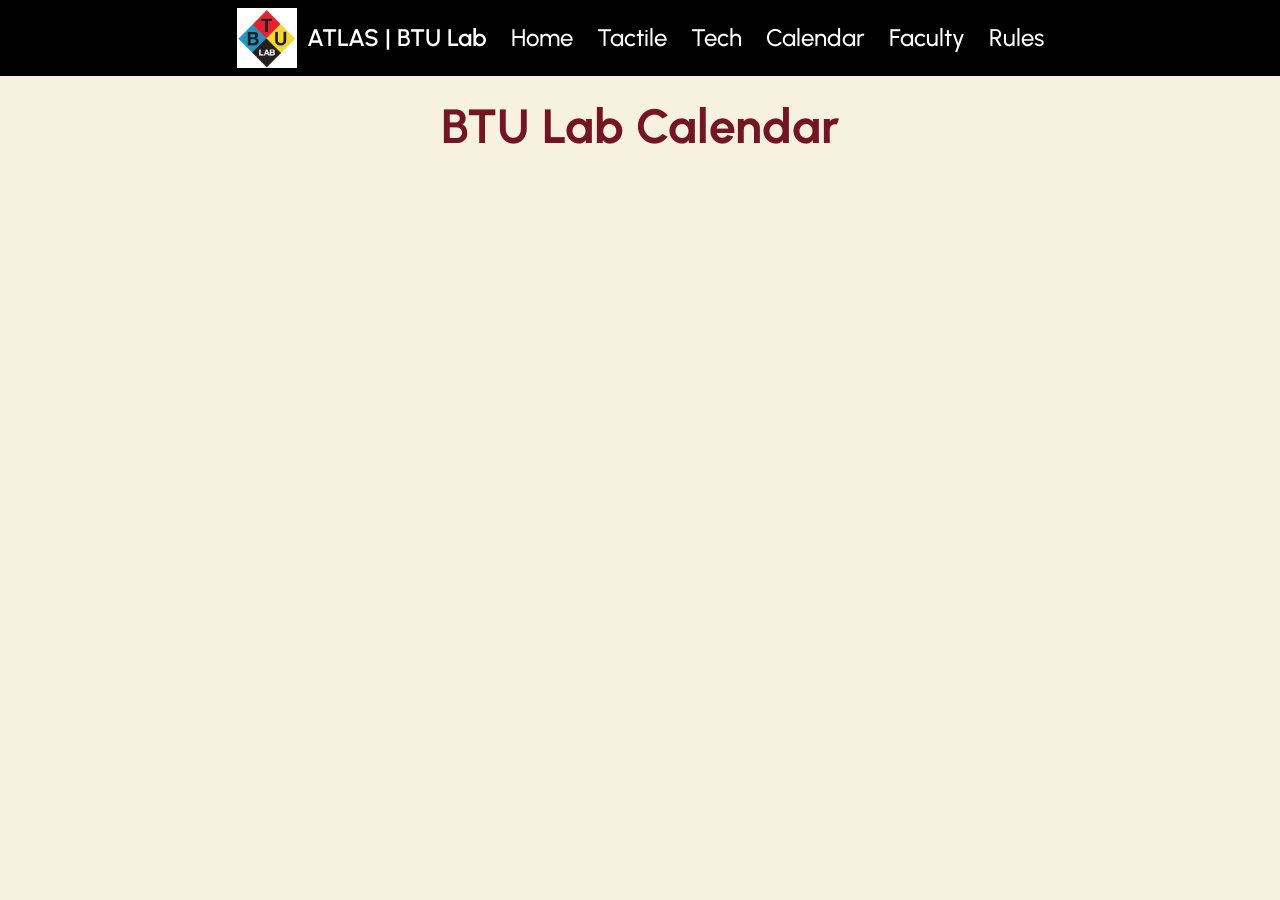
<file: calendar.html>
<!DOCTYPE html>
<html lang="en">
    <head>
        <meta charset="UTF-8">
        <meta name="viewport" content="width=device-width, initial-scale=1.0">
        <link href="https://fonts.googleapis.com/css2?family=Urbanist:ital,wght@0,100..900;1,100..900&display=swap" rel="stylesheet">
        <link rel="icon" href="/assets/BTU.jpeg">
        <title>Calendar</title>
    </head>

    <body>
        <link rel="stylesheet" href="style.css">
        <header>
            <br>
            <h1><center>BTU Lab Calendar</center></h1>
            <nav>
                <a href="index.html" class="nav-logo">
                    <img src="assets/BTU.jpeg" alt="ATLAS | BTU Lab">
                    <span> ATLAS | BTU Lab</span>
                </a>
                <a href="index.html">Home</a>
                <a href="tactile.html">Tactile</a>
                <a href="tech.html">Tech</a>
                <a href="calendar.html">Calendar</a>
                <a href="faculty.html">Faculty</a>
                <a href="rules.html">Rules</a>
            </nav>
        </header>

        
    

    <iframe
        src="https://calendar.google.com/calendar/u/0/newembed?color=%2392e1c0&color=%23cd74e6&color=%23f83a22&color=%23fad165&src=01c19e46b7d1df63b8c2bf86c13e9e8d4dd48407953069b76258fa20a9f6e946@group.calendar.google.com&src=1d4bdcc88938abd2d291838c548916abba1d14f79ad53e49a62b76c16d0ce4fc@group.calendar.google.com&src=917af08c35085b7a6203c14ddcfb9a84b26f31030114e022d423518e82d442e3@group.calendar.google.com&src=atlasbtulab@gmail.com"
        style="border: 0"
        width="100%"
        height="700"
        frameborder="0"
        scrolling="no">
    </iframe>
</section>

        </main>
    </body>
</html>
</file>
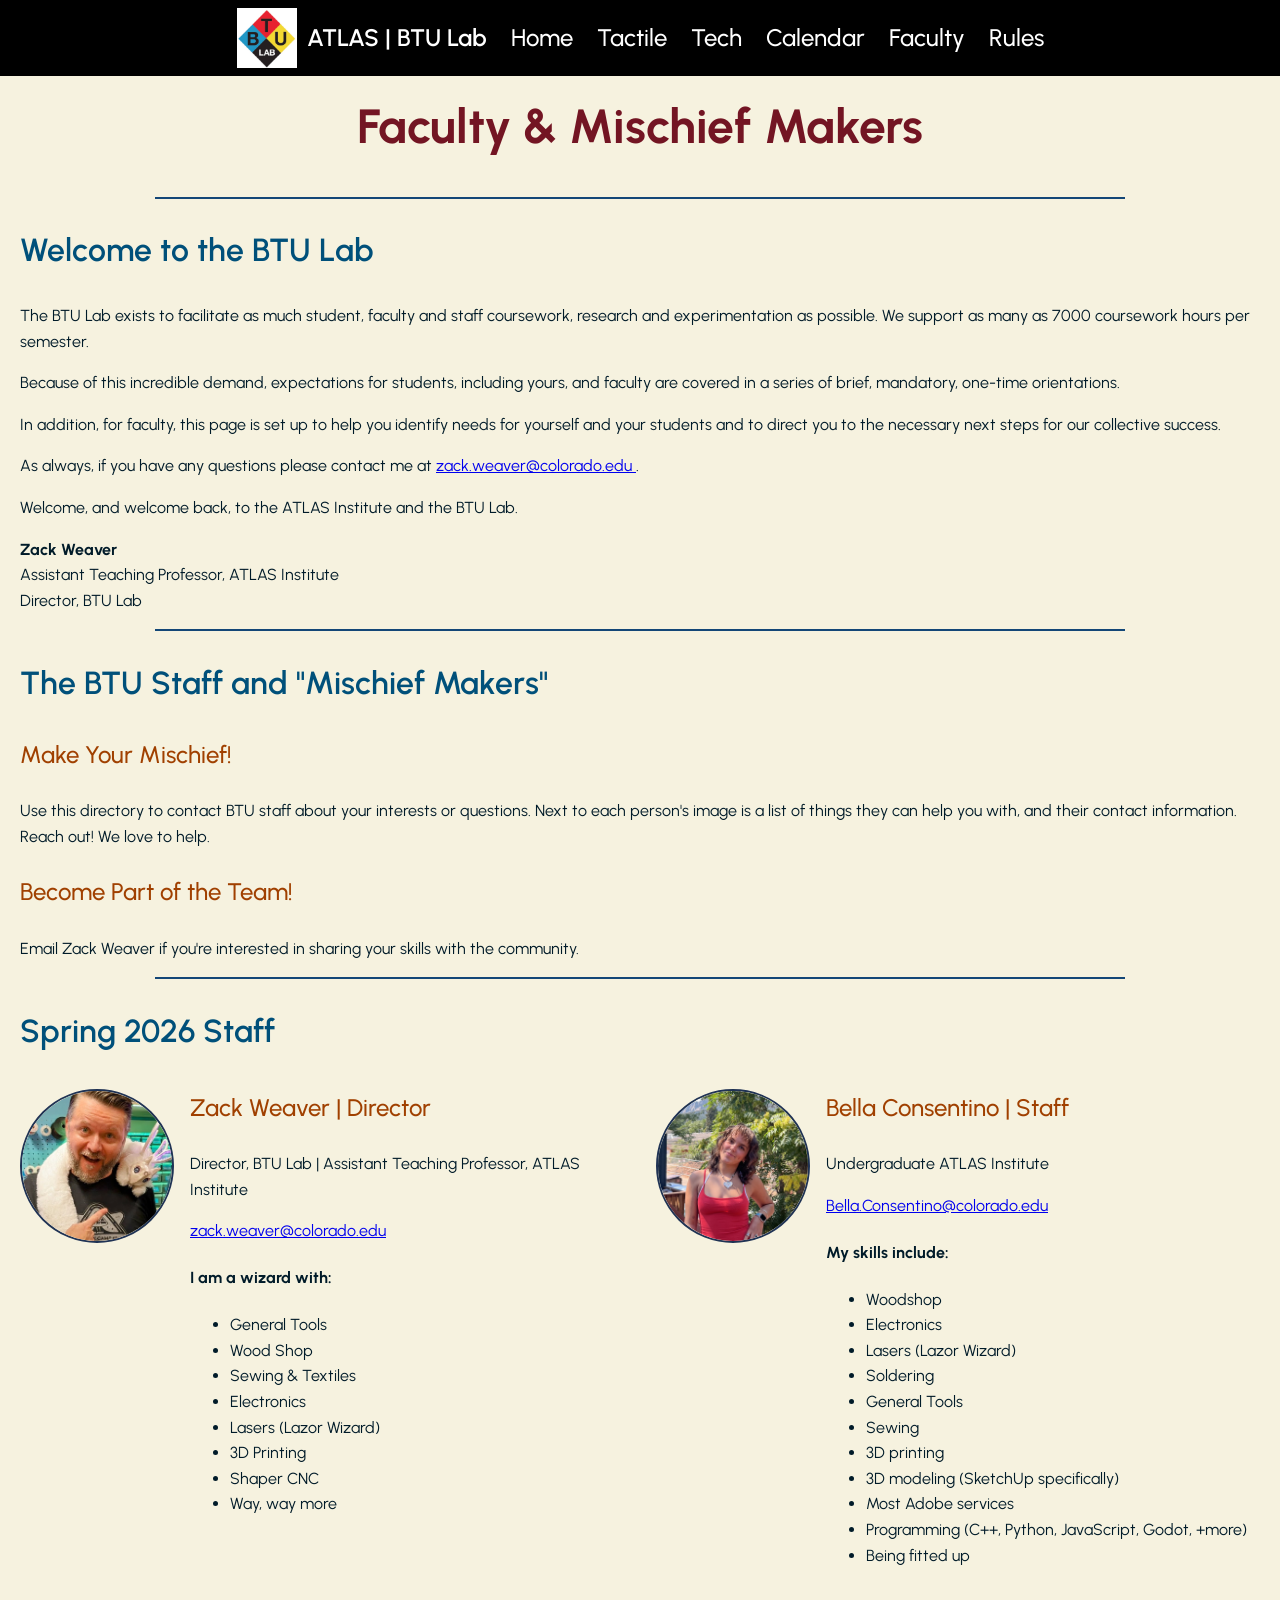
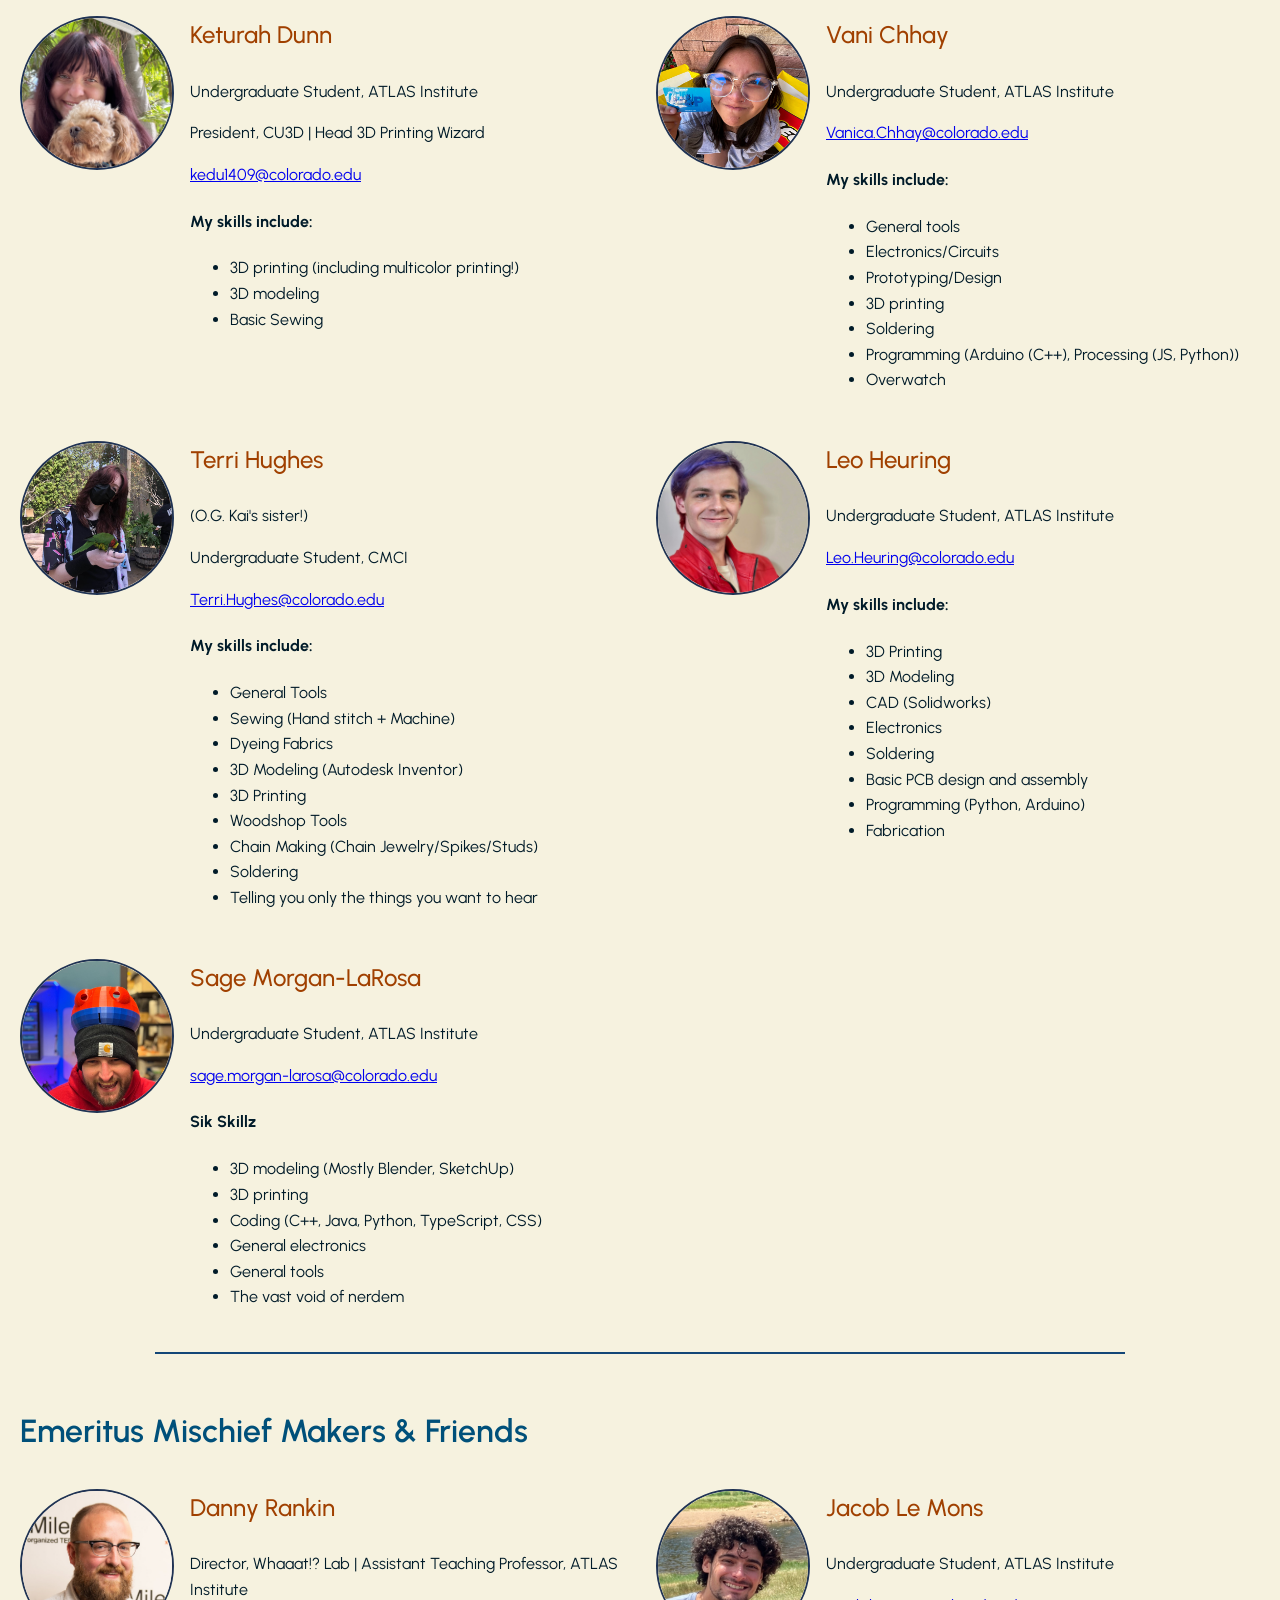
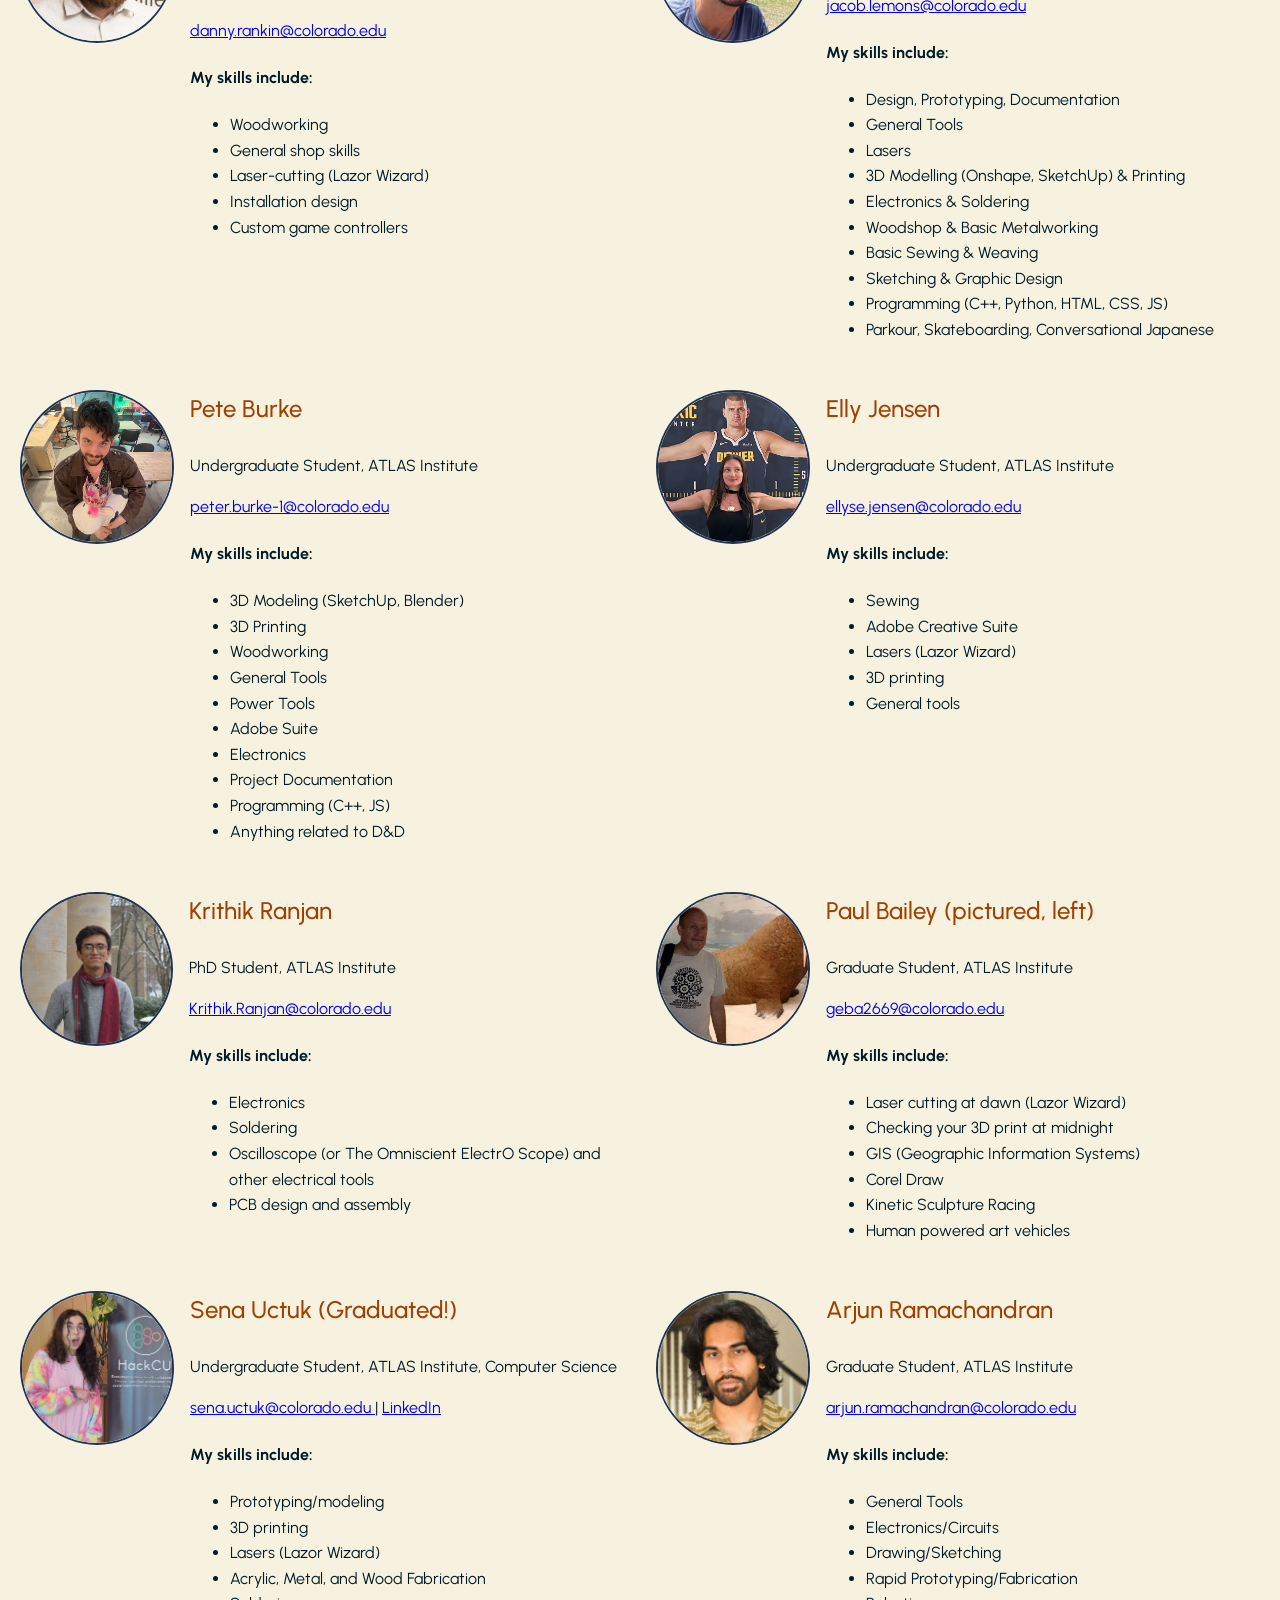
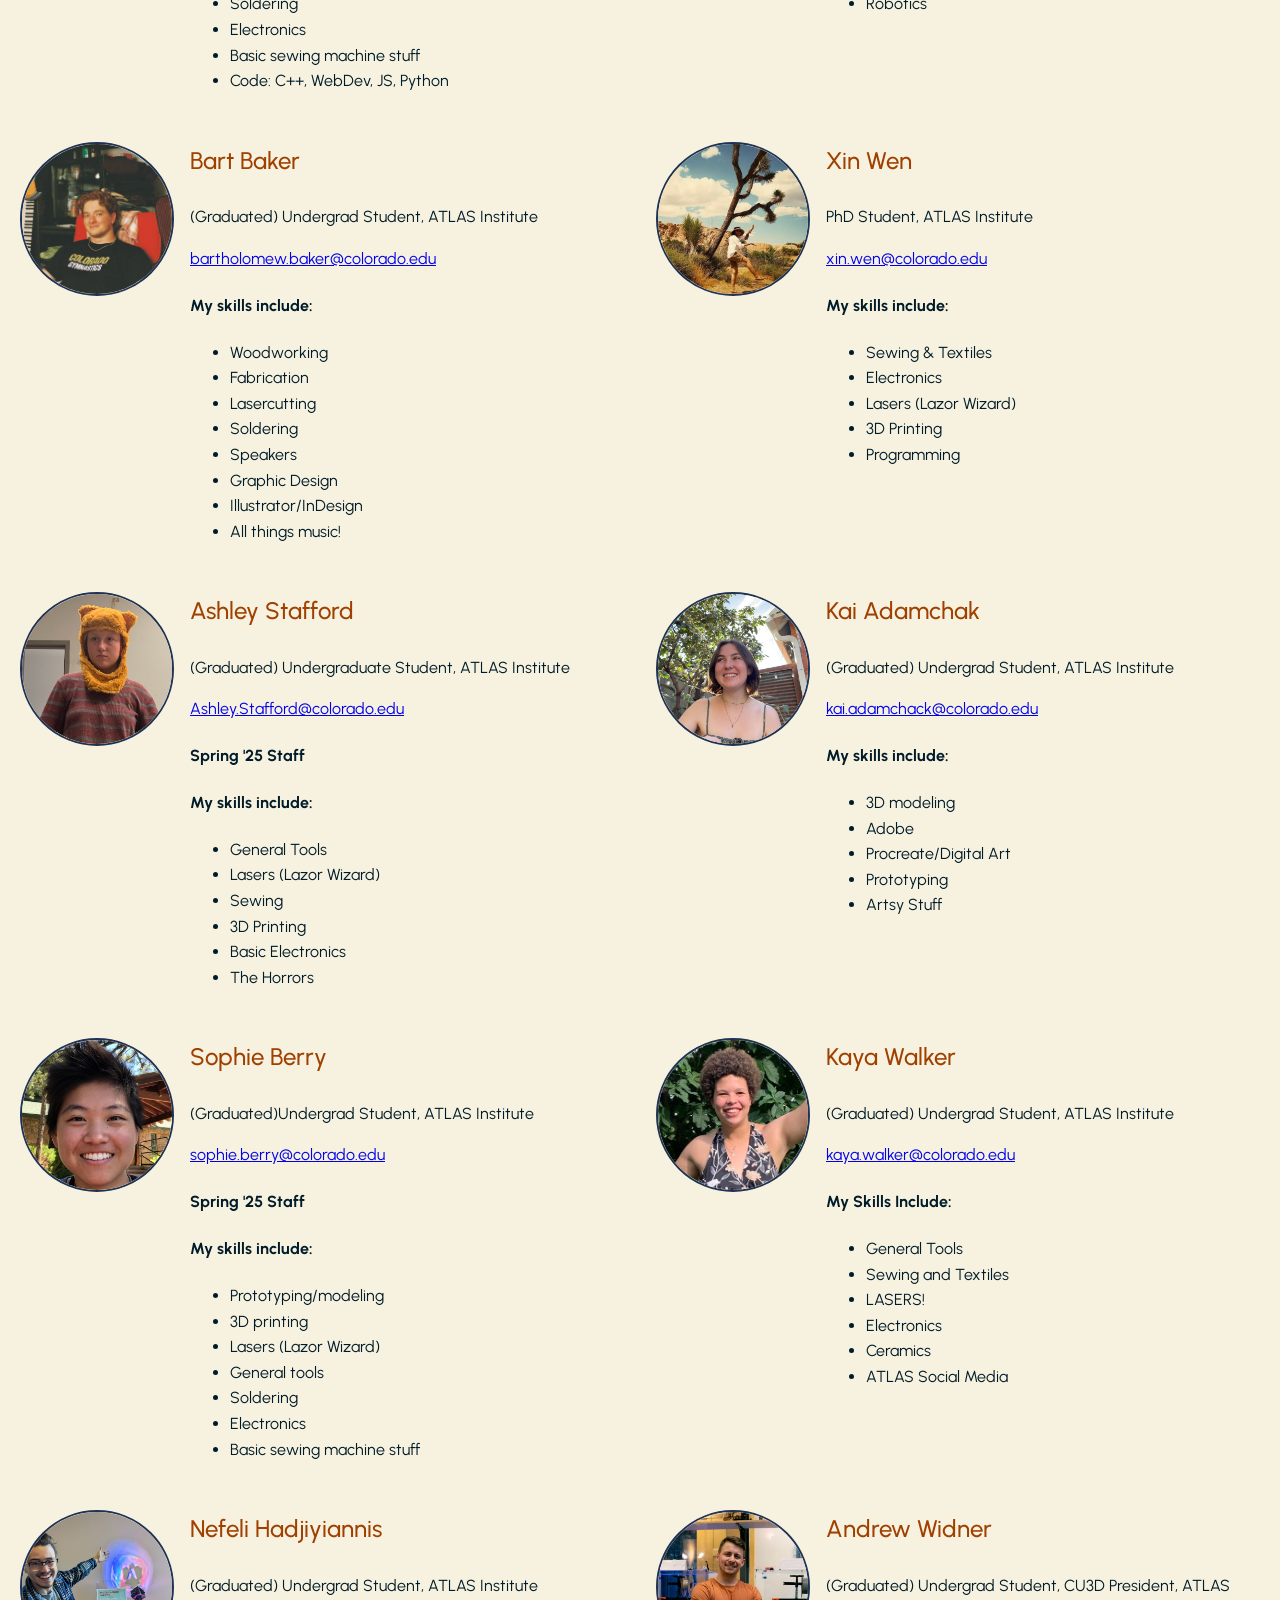
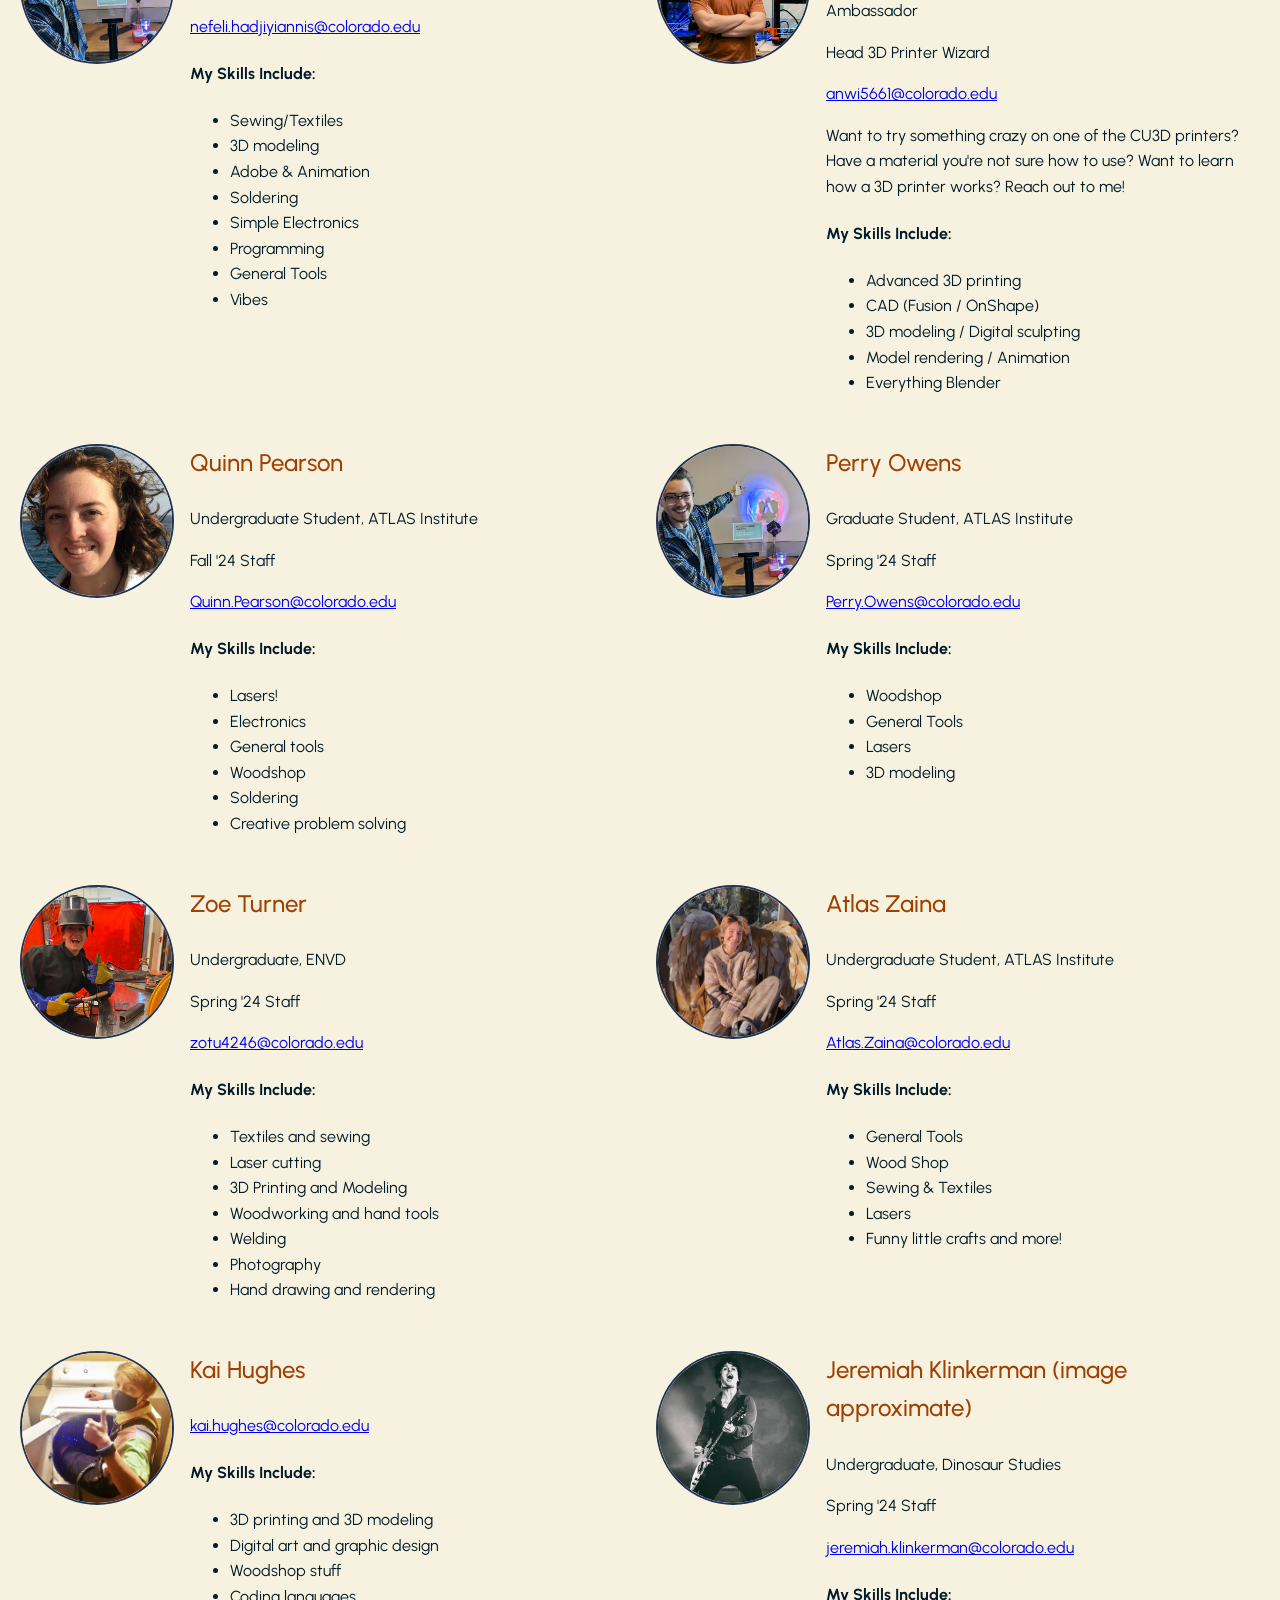
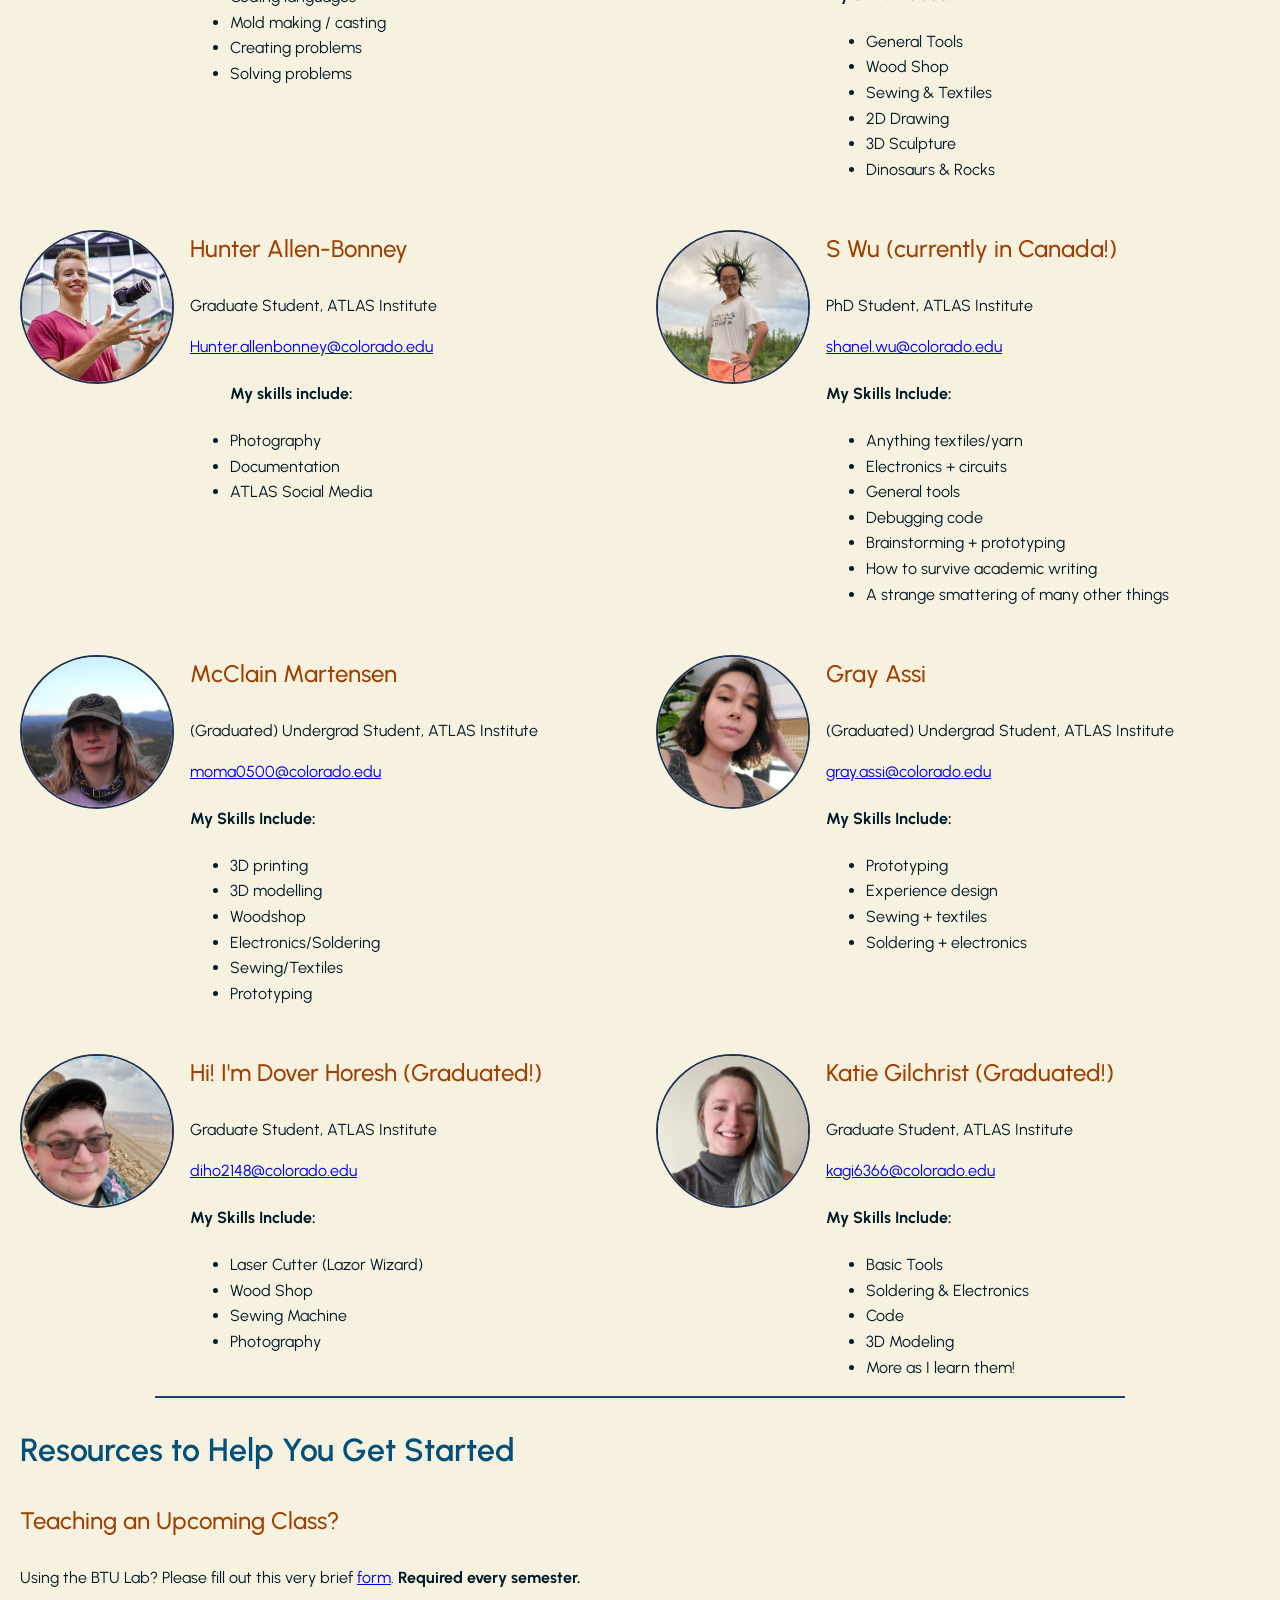
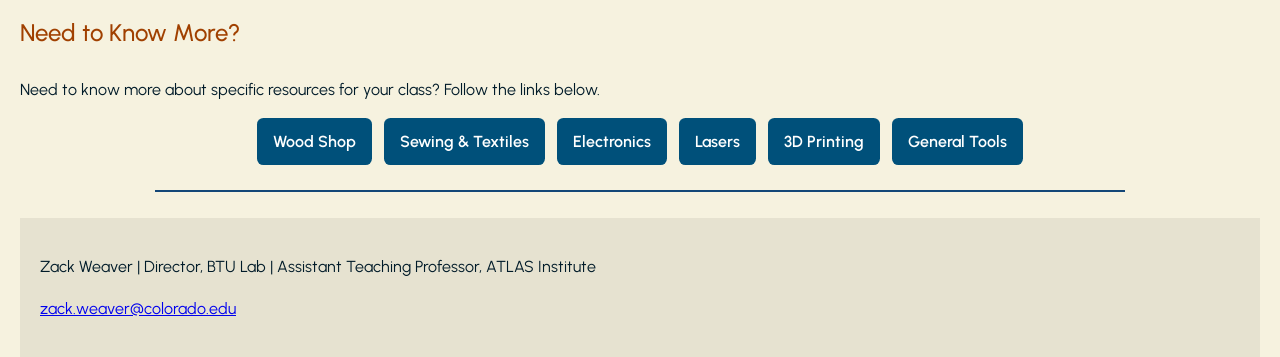
<file: faculty.html>
<!DOCTYPE html>
<html lang="en">
    <head>
        <meta charset="UTF-8">
        <meta name="viewport" content="width=device-width, initial-scale=1.0">
       <link href="https://fonts.googleapis.com/css2?family=Urbanist:ital,wght@0,100..900;1,100..900&display=swap" rel="stylesheet">
        <link rel="icon" type="image/jpeg" href="/assets/BTU.jpeg">
        <title>Faculty | BTU Lab</title>
    </head>

    <body>
        <link rel="stylesheet" href="style.css">
        <header>
            <br>
            <h1><center>Faculty & Mischief Makers</center></h1>   
            <hr style="border: 1.25px solid rgb(19, 71, 119); width: 78%; margin: auto;">
            <nav>
                <a href="index.html" class="nav-logo">
                    <img src="assets/BTU.jpeg" alt="ATLAS | BTU Lab">
                    <span> ATLAS | BTU Lab</span>
                </a>
                <a href="index.html">Home</a>
                <a href="tactile.html">Tactile</a>
                <a href="tech.html">Tech</a>
                <a href="calendar.html">Calendar</a>
                <a href="faculty.html">Faculty</a>
                <a href="rules.html">Rules</a>
            </nav>
        </header>

       

        <main>

            <!-- INTRO -->
            <section id="introduction">
                <h2>Welcome to the BTU Lab</h2>

                <p>
                    The BTU Lab exists to facilitate as much student, faculty and
                    staff coursework, research and experimentation as possible.
                    We support as many as 7000 coursework hours per semester.
                </p>

                <p>
                    Because of this incredible demand, expectations for students,
                    including yours, and faculty are covered in a series of brief,
                    mandatory, one-time orientations.
                </p>

                <p>
                    In addition, for faculty, this page is set up to help you
                    identify needs for yourself and your students and to direct
                    you to the necessary next steps for our collective success.
                </p>

                <p>
                    As always, if you have any questions please contact me at
                    <a href="mailto:zack.weaver@colorado.edu">
                        zack.weaver@colorado.edu
                    </a>.
                </p>

                <p>
                    Welcome, and welcome back, to the ATLAS Institute and the
                    BTU Lab.
                </p>

                <p>
                    <strong>Zack Weaver</strong><br>
                    Assistant Teaching Professor, ATLAS Institute<br>
                    Director, BTU Lab
                </p>
            </section>

<hr style="border: 1.25px solid rgb(19, 71, 119); width: 78%; margin: auto;"> 

            <!-- MISCHIEF MAKERS -->
            <section id="mischief-makers">
                <h2>The BTU Staff and "Mischief Makers"</h2>

                <h3>Make Your Mischief!</h3>

                <p>
                    Use this directory to contact BTU staff about your interests
                    or questions. Next to each person's image is a list of things
                    they can help you with, and their contact information.
                    Reach out! We love to help.
                </p>

                <h3>Become Part of the Team!</h3>

                <p>
                    Email Zack Weaver if you're interested in sharing your
                    skills with the community.
                </p>


    <hr style="border: 1.25px solid rgb(19, 71, 119); width: 78%; margin: auto;"> 

                <!-- SPRING 2026 STAFF     -->


                

                <section id="spring-2026-staff">
                    <h2> Spring 2026 Staff </h2>

<!-- ZACK WEAVER -->
                    <article class="staff-member">
                        <img
                            src="assets/zackweaver.jpeg"
                            alt="Photo of Zack Weaver"
                        >

                        <div class="staff-info">
                            <h3>Zack Weaver | Director</h3>

                            <p>
                                Director, BTU Lab |
                                Assistant Teaching Professor,
                                ATLAS Institute
                            </p>

                            <p>
                                <a href="mailto:zack.weaver@colorado.edu">
                                    zack.weaver@colorado.edu
                                </a>
                            </p>

                            <h4>I am a wizard with:</h4>
                            <ul>
                                <li>General Tools</li>
                                <li>Wood Shop</li>
                                <li>Sewing &amp; Textiles</li>
                                <li>Electronics</li>
                                <li>Lasers (Lazor Wizard)</li>
                                <li>3D Printing</li>
                                <li>Shaper CNC</li>
                                <li>Way, way more</li>
                            </ul>
                        </div>
                    </article>

                    <!-- BELLA CONSENTINO -->
                    <article class="staff-member">
                        <img
                            src="assets/BellaConsentino.jpeg"
                            alt="Photo of Bella Consentino"
                        >

                        <div class="staff-info">
                            <h3>Bella Consentino | Staff</h3>

                            <p>Undergraduate ATLAS Institute</p>

                            <p>
                                <a href="mailto:Bella.Consentino@colorado.edu">
                                    Bella.Consentino@colorado.edu
                                </a>
                            </p>

                            <h4>My skills include:</h4>
                            <ul>
                                <li>Woodshop</li>
                                <li>Electronics</li>
                                <li>Lasers (Lazor Wizard)</li>
                                <li>Soldering</li>
                                <li>General Tools</li>
                                <li>Sewing</li>
                                <li>3D printing</li>
                                <li>3D modeling (SketchUp specifically)</li>
                                <li>Most Adobe services</li>
                                <li>Programming (C++, Python, JavaScript, Godot, +more)</li>
                                <li>Being fitted up</li>
                            </ul>
                        </div>
                    </article>


                    <!-- KETURAH DUNN -->
                    <article class="staff-member">
                        <img
                            src="assets/keturahdunn.jpeg"
                            alt="Photo of Keturah Dunn"
                        >

                        <div class="staff-info">
                            <h3>Keturah Dunn</h3>

                            <p>Undergraduate Student, ATLAS Institute</p>
                            <p>President, CU3D | Head 3D Printing Wizard</p>

                            <p>
                                <a href="mailto:kedu1409@colorado.edu">
                                    kedu1409@colorado.edu
                                </a>
                            </p>

                            <h4>My skills include:</h4>
                            <ul>
                                <li>3D printing (including multicolor printing!)</li>
                                <li>3D modeling</li>
                                <li>Basic Sewing</li>
                            </ul>
                        </div>
                    </article>


                    <!-- VANI CHHAY -->
                    <article class="staff-member">
                        <img
                            src="assets/vanichhay.png"
                            alt="Photo of Vani Chhay"
                        >

                        <div class="staff-info">
                            <h3>Vani Chhay</h3>

                            <p>Undergraduate Student, ATLAS Institute</p>

                            <p>
                                <a href="mailto:Vanica.Chhay@colorado.edu">
                                    Vanica.Chhay@colorado.edu
                                </a>
                            </p>

                            <h4>My skills include:</h4>
                            <ul>
                                <li>General tools</li>
                                <li>Electronics/Circuits</li>
                                <li>Prototyping/Design</li>
                                <li>3D printing</li>
                                <li>Soldering</li>
                                <li>Programming (Arduino (C++), Processing (JS, Python))</li>
                                <li>Overwatch</li>
                            </ul>
                        </div>
                    </article>


                    <!-- TERRI HUGHES -->
                    <article class="staff-member">
                        <img
                            src="assets/terrihughes.jpeg"
                            alt="Photo of Terri Hughes"
                        >

                        <div class="staff-info">
                            <h3>Terri Hughes</h3>

                            <p>(O.G. Kai's sister!)</p>
                            <p>Undergraduate Student, CMCI</p>

                            <p>
                                <a href="mailto:Terri.Hughes@colorado.edu">
                                    Terri.Hughes@colorado.edu
                                </a>
                            </p>

                            <h4>My skills include:</h4>
                            <ul>
                                <li>General Tools</li>
                                <li>Sewing (Hand stitch + Machine)</li>
                                <li>Dyeing Fabrics</li>
                                <li>3D Modeling (Autodesk Inventor)</li>
                                <li>3D Printing</li>
                                <li>Woodshop Tools</li>
                                <li>Chain Making (Chain Jewelry/Spikes/Studs)</li>
                                <li>Soldering</li>
                                <li>Telling you only the things you want to hear</li>
                            </ul>
                        </div>
                    </article>


                    <!-- LEO HEURING -->
                    <article class="staff-member">
                        <img
                            src="assets/leoheuring.jpeg"
                            alt="Photo of Leo Heuring"
                        >

                        <div class="staff-info">
                            <h3>Leo Heuring</h3>

                            <p>Undergraduate Student, ATLAS Institute</p>

                            <p>
                                <a href="mailto:Leo.Heuring@colorado.edu">
                                    Leo.Heuring@colorado.edu
                                </a>
                            </p>

                            <h4>My skills include:</h4>
                            <ul>
                                <li>3D Printing</li>
                                <li>3D Modeling</li>
                                <li>CAD (Solidworks)</li>
                                <li>Electronics</li>
                                <li>Soldering</li>
                                <li>Basic PCB design and assembly</li>
                                <li>Programming (Python, Arduino)</li>
                                <li>Fabrication</li>
                            </ul>
                        </div>
                    </article>


                    <!-- SAGE MORGAN-LAROSA -->
                    <article class="staff-member">
                        <img
                            src="assets/sagemorganlarosa.jpeg"
                            alt="Photo of Sage Morgan-LaRosa"
                        >

                        <div class="staff-info">
                            <h3>Sage Morgan-LaRosa</h3>

                            <p>Undergraduate Student, ATLAS Institute</p>

                            <p>
                                <a href="mailto:sage.morgan-larosa@colorado.edu">
                                    sage.morgan-larosa@colorado.edu
                                </a>
                            </p>

                            <h4>Sik Skillz</h4>
                            <ul>
                                <li>3D modeling (Mostly Blender, SketchUp)</li>
                                <li>3D printing</li>
                                <li>Coding (C++, Java, Python, TypeScript, CSS)</li>
                                <li>General electronics</li>
                                <li>General tools</li>
                                <li>The vast void of nerdem</li>
                            </ul>
                        </div>
                    </article>

                </section>
<br>
  <hr style="border: 1.25px solid rgb(19, 71, 119); width: 78%; margin: auto;">
                <br>
                <!-- ================================= -->
                <!-- EMERITUS MISCHIEF MAKERS & FRIENDS -->
                <!-- ================================= -->

                <section id="emeritus">
                    <h2>Emeritus Mischief Makers &amp; Friends</h2>


                    <!-- DANNY RANKIN -->
                    <article class="staff-member">
                        <img
                            src="assets/dannyrankin.jpeg"
                            alt="Photo of Danny Rankin"
                        >

                        <div class="staff-info">
                            <h3>Danny Rankin</h3>

                            <p>
                                Director, Whaaat!? Lab |
                                Assistant Teaching Professor,
                                ATLAS Institute
                            </p>

                            <p>
                                <a href="mailto:danny.rankin@colorado.edu">
                                    danny.rankin@colorado.edu
                                </a>
                            </p>

                            <h4>My skills include:</h4>
                            <ul>
                                <li>Woodworking</li>
                                <li>General shop skills</li>
                                <li>Laser-cutting (Lazor Wizard)</li>
                                <li>Installation design</li>
                                <li>Custom game controllers</li>
                            </ul>
                        </div>
                    </article>


                    <!-- JACOB LE MONS -->
                    <article class="staff-member">
                        <img
                            src="assets/jacoblemons.jpeg"
                            alt="Photo of Jacob Le Mons"
                        >

                        <div class="staff-info">
                            <h3>Jacob Le Mons</h3>

                            <p>Undergraduate Student, ATLAS Institute</p>

                            <p>
                                <a href="mailto:jacob.lemons@colorado.edu">
                                    jacob.lemons@colorado.edu
                                </a>
                            </p>

                            <h4>My skills include:</h4>
                            <ul>
                                <li>Design, Prototyping, Documentation</li>
                                <li>General Tools</li>
                                <li>Lasers</li>
                                <li>3D Modelling (Onshape, SketchUp) &amp; Printing</li>
                                <li>Electronics &amp; Soldering</li>
                                <li>Woodshop &amp; Basic Metalworking</li>
                                <li>Basic Sewing &amp; Weaving</li>
                                <li>Sketching &amp; Graphic Design</li>
                                <li>Programming (C++, Python, HTML, CSS, JS)</li>
                                <li>Parkour, Skateboarding, Conversational Japanese</li>
                            </ul>
                        </div>
                    </article>


                    <!-- PETE BURKE -->
                    <article class="staff-member">
                        <img
                            src="assets/peteburke.png"
                            alt="Photo of Pete Burke"
                        >

                        <div class="staff-info">
                            <h3>Pete Burke</h3>

                            <p>Undergraduate Student, ATLAS Institute</p>

                            <p>
                                <a href="mailto:peter.burke-1@colorado.edu">
                                    peter.burke-1@colorado.edu
                                </a>
                            </p>

                            <h4>My skills include:</h4>
                            <ul>
                                <li>3D Modeling (SketchUp, Blender)</li>
                                <li>3D Printing</li>
                                <li>Woodworking</li>
                                <li>General Tools</li>
                                <li>Power Tools</li>
                                <li>Adobe Suite</li>
                                <li>Electronics</li>
                                <li>Project Documentation</li>
                                <li>Programming (C++, JS)</li>
                                <li>Anything related to D&amp;D</li>
                            </ul>
                        </div>
                    </article>


                    <!-- ELLY JENSEN -->
                    <article class="staff-member">
                        <img
                            src="assets/ellyjensen.jpeg"
                            alt="Photo of Elly Jensen"
                        >

                        <div class="staff-info">
                            <h3>Elly Jensen</h3>

                            <p>Undergraduate Student, ATLAS Institute</p>

                            <p>
                                <a href="mailto:ellyse.jensen@colorado.edu">
                                    ellyse.jensen@colorado.edu
                                </a>
                            </p>

                            <h4>My skills include:</h4>
                            <ul>
                                <li>Sewing</li>
                                <li>Adobe Creative Suite</li>
                                <li>Lasers (Lazor Wizard)</li>
                                <li>3D printing</li>
                                <li>General tools</li>
                            </ul>
                        </div>
                    </article>


                    <!-- KRITHIK RANJAN -->
                    <article class="staff-member">
                        <img
                            src="assets/krithikranjan.jpeg"
                            alt="Photo of Krithik Ranjan"
                        >

                        <div class="staff-info">
                            <h3>Krithik Ranjan</h3>

                            <p>PhD Student, ATLAS Institute</p>

                            <p>
                                <a href="mailto:Krithik.Ranjan@colorado.edu">
                                    Krithik.Ranjan@colorado.edu
                                </a>
                            </p>

                            <h4>My skills include:</h4>
                            <ul>
                                <li>Electronics</li>
                                <li>Soldering</li>
                                <li>Oscilloscope (or The Omniscient ElectrO Scope) and other electrical tools</li>
                                <li>PCB design and assembly</li>
                            </ul>
                        </div>
                    </article>


                    <!-- PAUL BAILEY -->
                    <article class="staff-member">
                        <img
                            src="assets/paulbailey.jpeg"
                            alt="Photo of Paul Bailey"
                        >

                        <div class="staff-info">
                            <h3>Paul Bailey (pictured, left)</h3>

                            <p>Graduate Student, ATLAS Institute</p>

                            <p>
                                <a href="mailto:geba2669@colorado.edu">
                                    geba2669@colorado.edu
                                </a>
                            </p>

                            <h4>My skills include:</h4>
                            <ul>
                                <li>Laser cutting at dawn (Lazor Wizard)</li>
                                <li>Checking your 3D print at midnight</li>
                                <li>GIS (Geographic Information Systems)</li>
                                <li>Corel Draw</li>
                                <li>Kinetic Sculpture Racing</li>
                                <li>Human powered art vehicles</li>
                            </ul>
                        </div>
                    </article>


                    <!-- SENA UCTUK -->
                    <article class="staff-member">
                        <img
                            src="assets/senauctuk.jpg"
                            alt="Photo of Sena Uctuk"
                        >

                        <div class="staff-info">
                            <h3>Sena Uctuk (Graduated!)</h3>

                            <p>
                                Undergraduate Student, ATLAS Institute,
                                Computer Science
                            </p>

                            <p>
                                <a href="mailto:sena.uctuk@colorado.edu">
                                    sena.uctuk@colorado.edu
                                </a>
                                |
                                <a href="https://www.linkedin.com/in/suctuk/">
                                    LinkedIn
                                </a>
                            </p>

                            <h4>My skills include:</h4>
                            <ul>
                                <li>Prototyping/modeling</li>
                                <li>3D printing</li>
                                <li>Lasers (Lazor Wizard)</li>
                                <li>Acrylic, Metal, and Wood Fabrication</li>
                                <li>Soldering</li>
                                <li>Electronics</li>
                                <li>Basic sewing machine stuff</li>
                                <li>Code: C++, WebDev, JS, Python</li>
                            </ul>
                        </div>
                    </article>


                    <!-- ARJUN RAMACHANDRAN -->
                    <article class="staff-member">
                        <img
                            src="assets/arjunramachandran.jpeg"
                            alt="Photo of Arjun Ramachandran"
                        >

                        <div class="staff-info">
                            <h3>Arjun Ramachandran</h3>

                            <p>Graduate Student, ATLAS Institute</p>

                            <p>
                                <a href="mailto:arjun.ramachandran@colorado.edu">
                                    arjun.ramachandran@colorado.edu
                                </a>
                            </p>

                            <h4>My skills include:</h4>
                            <ul>
                                <li>General Tools</li>
                                <li>Electronics/Circuits</li>
                                <li>Drawing/Sketching</li>
                                <li>Rapid Prototyping/Fabrication</li>
                                <li>Robotics</li>
                            </ul>
                        </div>
                    </article>


                    <!-- BART BAKER -->
                    <article class="staff-member">
                        <img
                            src="assets/bartbaker.jpeg"
                            alt="Photo of Bart Baker"
                        >

                        <div class="staff-info">
                            <h3>Bart Baker</h3>

                            <p>(Graduated) Undergrad Student, ATLAS Institute</p>

                            <p>
                                <a href="mailto:bartholomew.baker@colorado.edu">
                                    bartholomew.baker@colorado.edu
                                </a>
                            </p>

                            <h4>My skills include:</h4>
                            <ul>
                                <li>Woodworking</li>
                                <li>Fabrication</li>
                                <li>Lasercutting</li>
                                <li>Soldering</li>
                                <li>Speakers</li>
                                <li>Graphic Design</li>
                                <li>Illustrator/InDesign</li>
                                <li>All things music!</li>
                            </ul>
                        </div>
                    </article>


                    <!-- XIN WEN -->
                    <article class="staff-member">
                        <img
                            src="assets/xinwen.jpeg"
                            alt="Photo of Xin Wen"
                        >

                        <div class="staff-info">
                            <h3>Xin Wen</h3>

                            <p>PhD Student, ATLAS Institute</p>

                            <p>
                                <a href="mailto:xin.wen@colorado.edu">
                                    xin.wen@colorado.edu
                                </a>
                            </p>

                            <h4>My skills include:</h4>
                            <ul>
                                <li>Sewing &amp; Textiles</li>
                                <li>Electronics</li>
                                <li>Lasers (Lazor Wizard)</li>
                                <li>3D Printing</li>
                                <li>Programming</li>
                            </ul>
                        </div>
                    </article>


                    <!-- ASHLEY STAFFORD -->
                    <article class="staff-member">
                        <img
                            src="assets/ashleystafford.jpeg"
                            alt="Photo of Ashley Stafford"
                        >

                        <div class="staff-info">
                            <h3>Ashley Stafford</h3>

                            <p>(Graduated) Undergraduate Student, ATLAS Institute</p>

                            <p>
                                <a href="mailto:Ashley.Stafford@colorado.edu">
                                    Ashley.Stafford@colorado.edu
                                </a>
                            </p>

                            <h4>Spring '25 Staff</h4>
                            <h4>My skills include:</h4>
                            <ul>
                                <li>General Tools</li>
                                <li>Lasers (Lazor Wizard)</li>
                                <li>Sewing</li>
                                <li>3D Printing</li>
                                <li>Basic Electronics</li>
                                <li>The Horrors</li>
                            </ul>
                        </div>
                    </article>


                    <!-- KAI ADAMCHAK -->
                    <article class="staff-member">
                        <img
                            src="assets/kaiadamchak.jpeg"
                            alt="Photo of Kai Adamchak"
                        >

                        <div class="staff-info">
                            <h3>Kai Adamchak</h3>

                            <p>(Graduated) Undergrad Student, ATLAS Institute</p>

                            <p>
                                <a href="mailto:kai.adamchack@colorado.edu">
                                    kai.adamchack@colorado.edu
                                </a>
                            </p>

                            <h4>My skills include:</h4>
                            <ul>
                                <li>3D modeling</li>
                                <li>Adobe</li>
                                <li>Procreate/Digital Art</li>
                                <li>Prototyping</li>
                                <li>Artsy Stuff</li>
                            </ul>
                        </div>
                    </article>


                    <!-- SOPHIE BERRY -->
                    <article class="staff-member">
                        <img
                            src="assets/sophieberry.jpg"
                            alt="Photo of Sophie Berry"
                        >

                        <div class="staff-info">
                            <h3>Sophie Berry</h3>

                            <p>(Graduated)Undergrad Student, ATLAS Institute</p>

                            <p>
                                <a href="mailto:sophie.berry@colorado.edu">
                                    sophie.berry@colorado.edu
                                </a>
                            </p>

                            <h4>Spring '25 Staff</h4>
                            <h4>My skills include:</h4>
                            <ul>
                                <li>Prototyping/modeling</li>
                                <li>3D printing</li>
                                <li>Lasers (Lazor Wizard)</li>
                                <li>General tools</li>
                                <li>Soldering</li>
                                <li>Electronics</li>
                                <li>Basic sewing machine stuff</li>
                            </ul>
                        </div>
                    </article>


                    <!-- KAYA WALKER -->
                    <article class="staff-member">
                        <img
                            src="assets/kayawalker.jpg"
                            alt="Photo of Kaya Walker"
                        >

                        <div class="staff-info">
                            <h3>Kaya Walker</h3>

                            <p>(Graduated) Undergrad Student, ATLAS Institute</p>

                            <p>
                                <a href="mailto:kaya.walker@colorado.edu">
                                    kaya.walker@colorado.edu
                                </a>
                            </p>

                            <h4>My Skills Include:</h4>
                            <ul>
                                <li>General Tools</li>
                                <li>Sewing and Textiles</li>
                                <li>LASERS!</li>
                                <li>Electronics</li>
                                <li>Ceramics</li>
                                <li>ATLAS Social Media</li>
                            </ul>
                        </div>
                    </article>


                    <!-- NEFELI HADJIYIANNIS -->
                    <article class="staff-member">
                        <img
                            src="assets/nefelihadjiyiannis.jpeg"
                            alt="Photo of Nefeli Hadjiyiannis"
                        >

                        <div class="staff-info">
                            <h3>Nefeli Hadjiyiannis</h3>

                            <p>(Graduated) Undergrad Student, ATLAS Institute</p>

                            <p>
                                <a href="mailto:nefeli.hadjiyiannis@colorado.edu">
                                    nefeli.hadjiyiannis@colorado.edu
                                </a>
                            </p>

                            <h4>My Skills Include:</h4>
                            <ul>
                                <li>Sewing/Textiles</li>
                                <li>3D modeling</li>
                                <li>Adobe &amp; Animation</li>
                                <li>Soldering</li>
                                <li>Simple Electronics</li>
                                <li>Programming</li>
                                <li>General Tools</li>
                                <li>Vibes</li>
                            </ul>
                        </div>
                    </article>


                    <!-- ANDREW WIDNER -->
                    <article class="staff-member">
                        <img
                            src="assets/andrewwidner.jpeg"
                            alt="Photo of Andrew Widner"
                        >

                        <div class="staff-info">
                            <h3>Andrew Widner</h3>

                            <p>
                                (Graduated) Undergrad Student, CU3D President,
                                ATLAS Ambassador
                            </p>

                            <p>Head 3D Printer Wizard</p>

                            <p>
                                <a href="mailto:anwi5661@colorado.edu">
                                    anwi5661@colorado.edu
                                </a>
                            </p>

                            <p>
                                Want to try something crazy on one of the CU3D
                                printers? Have a material you're not sure how to
                                use? Want to learn how a 3D printer works?
                                Reach out to me!
                            </p>

                            <h4>My Skills Include:</h4>
                            <ul>
                                <li>Advanced 3D printing</li>
                                <li>CAD (Fusion / OnShape)</li>
                                <li>3D modeling / Digital sculpting</li>
                                <li>Model rendering / Animation</li>
                                <li>Everything Blender</li>
                            </ul>
                        </div>
                    </article>


                    <!-- QUINN PEARSON -->
                    <article class="staff-member">
                        <img
                            src="assets/quinnpearson.jpeg"
                            alt="Photo of Quinn Pearson"
                        >

                        <div class="staff-info">
                            <h3>Quinn Pearson</h3>

                            <p>Undergraduate Student, ATLAS Institute</p>
                            <p>Fall '24 Staff</p>

                            <p>
                                <a href="mailto:Quinn.Pearson@colorado.edu">
                                    Quinn.Pearson@colorado.edu
                                </a>
                            </p>

                            <h4>My Skills Include:</h4>
                            <ul>
                                <li>Lasers!</li>
                                <li>Electronics</li>
                                <li>General tools</li>
                                <li>Woodshop</li>
                                <li>Soldering</li>
                                <li>Creative problem solving</li>
                            </ul>
                        </div>
                    </article>


                    <!-- PERRY OWENS -->
                    <article class="staff-member">
                        <img
                            src="assets/perryowens.jpg"
                            alt="Photo of Perry Owens"
                        >

                        <div class="staff-info">
                            <h3>Perry Owens</h3>

                            <p>Graduate Student, ATLAS Institute</p>
                            <p>Spring '24 Staff</p>

                            <p>
                                <a href="mailto:Perry.Owens@colorado.edu">
                                    Perry.Owens@colorado.edu
                                </a>
                            </p>

                            <h4>My Skills Include:</h4>
                            <ul>
                                <li>Woodshop</li>
                                <li>General Tools</li>
                                <li>Lasers</li>
                                <li>3D modeling</li>
                            </ul>
                        </div>
                    </article>


                    <!-- ZOE TURNER -->
                    <article class="staff-member">
                        <img
                            src="assets/zoeturner.jpeg"
                            alt="Photo of Zoe Turner"
                        >

                        <div class="staff-info">
                            <h3>Zoe Turner</h3>

                            <p>Undergraduate, ENVD</p>
                            <p>Spring '24 Staff</p>

                            <p>
                                <a href="mailto:zotu4246@colorado.edu">
                                    zotu4246@colorado.edu
                                </a>
                            </p>

                            <h4>My Skills Include:</h4>
                            <ul>
                                <li>Textiles and sewing</li>
                                <li>Laser cutting</li>
                                <li>3D Printing and Modeling</li>
                                <li>Woodworking and hand tools</li>
                                <li>Welding</li>
                                <li>Photography</li>
                                <li>Hand drawing and rendering</li>
                            </ul>
                        </div>
                    </article>


                    <!-- ATLAS ZAINA -->
                    <article class="staff-member">
                        <img
                            src="assets/atlaszaina.jpeg"
                            alt="Photo of Atlas Zaina"
                        >

                        <div class="staff-info">
                            <h3>Atlas Zaina</h3>

                            <p>Undergraduate Student, ATLAS Institute</p>
                            <p>Spring '24 Staff</p>

                            <p>
                                <a href="mailto:Atlas.Zaina@colorado.edu">
                                    Atlas.Zaina@colorado.edu
                                </a>
                            </p>

                            <h4>My Skills Include:</h4>
                            <ul>
                                <li>General Tools</li>
                                <li>Wood Shop</li>
                                <li>Sewing &amp; Textiles</li>
                                <li>Lasers</li>
                                <li>Funny little crafts and more!</li>
                            </ul>
                        </div>
                    </article>


                    <!-- KAI HUGHES -->
                    <article class="staff-member">
                        <img
                            src="assets/kaihughes.jpeg"
                            alt="Photo of Kai Hughes"
                        >

                        <div class="staff-info">
                            <h3>Kai Hughes</h3>

                            <p>
                                <a href="mailto:kai.hughes@colorado.edu">
                                    kai.hughes@colorado.edu
                                </a>
                            </p>

                            <h4>My Skills Include:</h4>
                            <ul>
                                <li>3D printing and 3D modeling</li>
                                <li>Digital art and graphic design</li>
                                <li>Woodshop stuff</li>
                                <li>Coding languages</li>
                                <li>Mold making / casting</li>
                                <li>Creating problems</li>
                                <li>Solving problems</li>
                            </ul>
                        </div>
                    </article>


                    <!-- JEREMIAH KLINKERMAN -->
                    <article class="staff-member">
                        <img
                            src="assets/jeremiahklinkerman.jpeg"
                            alt="Photo of Jeremiah Klinkerman"
                        >

                        <div class="staff-info">
                            <h3>Jeremiah Klinkerman (image approximate)</h3>

                            <p>Undergraduate, Dinosaur Studies</p>
                            <p>Spring '24 Staff</p>

                            <p>
                                <a href="mailto:jeremiah.klinkerman@colorado.edu">
                                    jeremiah.klinkerman@colorado.edu
                                </a>
                            </p>

                            <h4>My Skills Include:</h4>
                            <ul>
                                <li>General Tools</li>
                                <li>Wood Shop</li>
                                <li>Sewing &amp; Textiles</li>
                                <li>2D Drawing</li>
                                <li>3D Sculpture</li>
                                <li>Dinosaurs &amp; Rocks</li>
                            </ul>
                        </div>
                    </article>


                    <!-- HUNTER ALLEN-BONNEY -->
                    <article class="staff-member">
                        <img
                            src="assets/hunterallenbonney.jpeg"
                            alt="Photo of Hunter Allen-Bonney"
                        >

                        <div class="staff-info">
                            <h3>Hunter Allen-Bonney</h3>

                            <p>Graduate Student, ATLAS Institute</p>

                            <p>
                                <a href="mailto:Hunter.allenbonney@colorado.edu">
                                    Hunter.allenbonney@colorado.edu
                                </a>
                            </p>

                            <ul>
                                <h4>My skills include:</h4>
                                <li>Photography</li>
                                <li>Documentation</li>
                                <li>ATLAS Social Media</li>
                            </ul>
                        </div>
                    </article>


                    <!-- S WU -->
                    <article class="staff-member">
                        <img
                            src="assets/swu.jpg"
                            alt="Photo of S Wu"
                        >

                        <div class="staff-info">
                            <h3>S Wu (currently in Canada!)</h3>

                            <p>PhD Student, ATLAS Institute</p>

                            <p>
                                <a href="mailto:shanel.wu@colorado.edu">
                                    shanel.wu@colorado.edu
                                </a>
                            </p>

                            <h4>My Skills Include:</h4>
                            <ul>
                                <li>Anything textiles/yarn</li>
                                <li>Electronics + circuits</li>
                                <li>General tools</li>
                                <li>Debugging code</li>
                                <li>Brainstorming + prototyping</li>
                                <li>How to survive academic writing</li>
                                <li>A strange smattering of many other things</li>
                            </ul>
                        </div>
                    </article>


                    <!-- MCCLAIN MARTENSEN -->
                    <article class="staff-member">
                        <img
                            src="assets/mcclainmartensen.jpeg"
                            alt="Photo of McClain Martensen"
                        >

                        <div class="staff-info">
                            <h3>McClain Martensen</h3>

                            <p>(Graduated) Undergrad Student, ATLAS Institute</p>

                            <p>
                                <a href="mailto:moma0500@colorado.edu">
                                    moma0500@colorado.edu
                                </a>
                            </p>

                            <h4>My Skills Include:</h4>
                            <ul>
                                <li>3D printing</li>
                                <li>3D modelling</li>
                                <li>Woodshop</li>
                                <li>Electronics/Soldering</li>
                                <li>Sewing/Textiles</li>
                                <li>Prototyping</li>
                            </ul>
                        </div>
                    </article>


                    <!-- GRAY ASSI -->
                    <article class="staff-member">
                        <img
                            src="assets/grayassi.jpeg"
                            alt="Photo of Gray Assi"
                        >

                        <div class="staff-info">
                            <h3>Gray Assi</h3>

                            <p>(Graduated) Undergrad Student, ATLAS Institute</p>

                            <p>
                                <a href="mailto:gray.assi@colorado.edu">
                                    gray.assi@colorado.edu
                                </a>
                            </p>

                            <h4>My Skills Include:</h4>
                            <ul>
                                <li>Prototyping</li>
                                <li>Experience design</li>
                                <li>Sewing + textiles</li>
                                <li>Soldering + electronics</li>
                            </ul>
                        </div>
                    </article>


                    <!-- DOVER HORESH -->
                    <article class="staff-member">
                        <img
                            src="assets/doverhoresh.jpeg"
                            alt="Photo of Dover Horesh"
                        >

                        <div class="staff-info">
                            <h3>Hi! I'm Dover Horesh (Graduated!)</h3>

                            <p>Graduate Student, ATLAS Institute</p>

                            <p>
                                <a href="mailto:diho2148@colorado.edu">
                                    diho2148@colorado.edu
                                </a>
                            </p>

                            <h4>My Skills Include:</h4>
                            <ul>
                                <li>Laser Cutter (Lazor Wizard)</li>
                                <li>Wood Shop</li>
                                <li>Sewing Machine</li>
                                <li>Photography</li>
                            </ul>
                        </div>
                    </article>


                    <!-- KATIE GILCHRIST -->
                    <article class="staff-member">
                        <img
                            src="assets/katiegilchrist.jpeg"
                            alt="Photo of Katie Gilchrist"
                        >

                        <div class="staff-info">
                            <h3>Katie Gilchrist (Graduated!)</h3>

                            <p>Graduate Student, ATLAS Institute</p>

                            <p>
                                <a href="mailto:kagi6366@colorado.edu">
                                    kagi6366@colorado.edu
                                </a>
                            </p>

                            <h4>My Skills Include:</h4>
                            <ul>
                                <li>Basic Tools</li>
                                <li>Soldering &amp; Electronics</li>
                                <li>Code</li>
                                <li>3D Modeling</li>
                                <li>More as I learn them!</li>
                            </ul>
                        </div>
                    </article>

                </section>
            </section>
            <hr style="border: 1.25px solid rgb(19, 71, 119); width: 78%; margin: auto;"> 

 <!-- RESOURCES -->
            <section id="resources">
                <h2>Resources to Help You Get Started</h2>

                <h3>Teaching an Upcoming Class?</h3>

                <p>
                    Using the BTU Lab? Please fill out this very brief
                    <a href="https://docs.google.com/forms/d/1EM2bvU05i7bZlKEm7eHTq8aEpI9dHv45DBDmNFxuSaQ/edit">form</a>.
                    <strong>Required every semester.</strong>
                </p>

                <h3>Need to Know More?</h3>

                <p>
                    Need to know more about specific resources for your class?
                    Follow the links below.
                </p>

                 <div class="resource-buttons">
                    <a href="tactile.html#wood-shop">Wood Shop</a>
                    <a href="tactile.html#sewing-textiles">Sewing &amp; Textiles</a>
                    <a href="tech.html#electronics">Electronics</a>
                    <a href="tech.html#lasers">Lasers</a>
                    <a href="tech.html#3d-printers">3D Printing</a>
                    <a href="tactile.html#tools">General Tools</a>
                </div>
            </section>
            
        </main>
        <br>
<hr style="border: 1.25px solid rgb(19, 71, 119); width: 78%; margin: auto;"> 
<br>
        <footer>
            <p>
                Zack Weaver | Director, BTU Lab | Assistant Teaching Professor,
                ATLAS Institute
            </p>
            <p>
                <a href="mailto:zack.weaver@colorado.edu">
                    zack.weaver@colorado.edu
                </a>
            </p>
        </footer>

    </body>
</html>
</file>
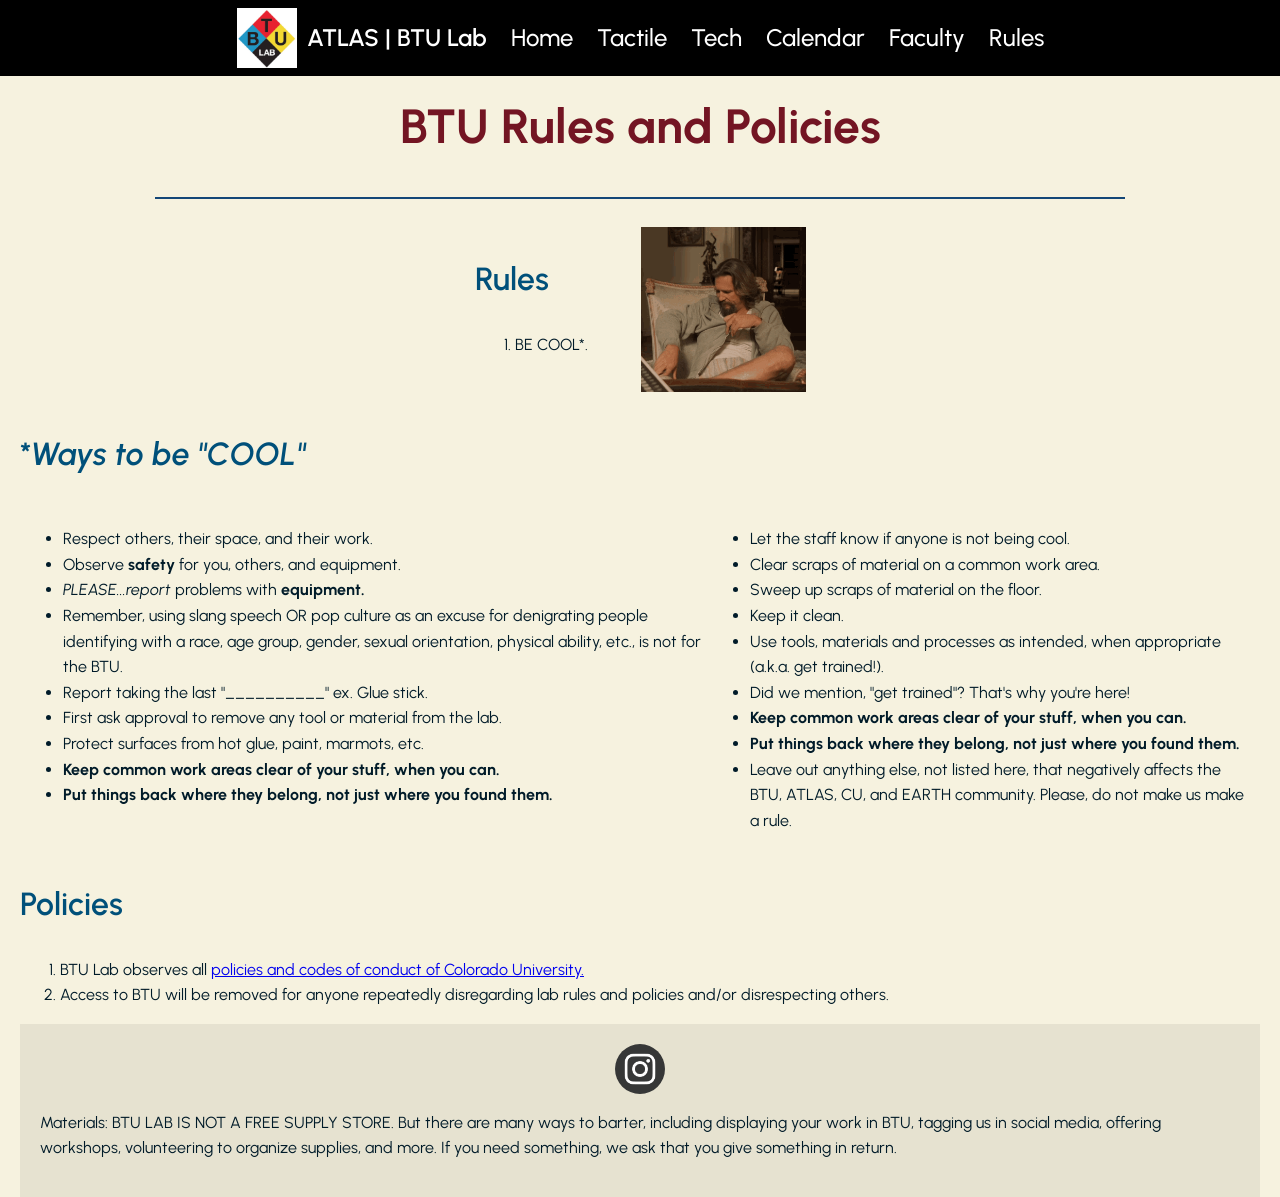
<file: rules.html>
<!DOCTYPE html>
<html lang="en">
    <head>
        <meta charset="UTF-8">
        <meta name="viewport" content="width=device-width, initial-scale=1.0">
        <link href="https://fonts.googleapis.com/css2?family=Urbanist:ital,wght@0,100..900;1,100..900&display=swap" rel="stylesheet">
        <link rel="icon" type="image/jpeg" href="/assets/BTU.jpeg">
        <title>Rules and Policies</title>
    </head>

    <body>
        <link rel="stylesheet" href="style.css">
        <header>
            <br>
            <h1><center>BTU Rules and Policies</center></h1>    
            <hr style="border: 1.25px solid rgb(19, 71, 119); width: 78%; margin: auto;">
            <br>
            <nav>
                <a href="index.html" class="nav-logo">
                    <img src="assets/BTU.jpeg" alt="ATLAS | BTU Lab">
                    <span> ATLAS | BTU Lab</span>
                </a>
                <a href="index.html">Home</a>
                <a href="tactile.html">Tactile</a>
                <a href="tech.html">Tech</a>
                <a href="calendar.html">Calendar</a>
                <a href="faculty.html">Faculty</a>
                <a href="rules.html">Rules</a>
            </nav>
        </header>

        <main>
            <table style="margin:auto;" >
                <tr>
                    <td valign="top">
                        <h2>Rules</h2>
                        <ol>
                            <li>BE COOL*.</li>
                        </ol>
                    </td>
                    <td valign="top" style="padding-left: 50px;">
                        <img src="assets/sunglass.gif" alt = "gif of man putting on sunglasses" width="165">
                    </td>
                </tr>
            </table>

            <h2>*<i>Ways to be "COOL"</i></h2>
            <table>
                <tr>
                    <td valign="top">
                        <ul>
                            <li>Respect others, their space, and their work.</li>
                            <li>Observe <b>safety</b> for you, others, and equipment.</li>
                            <li><i>PLEASE...report</i> problems with <b>equipment.</b></li>
                            <li>
                            Remember, using slang speech OR pop culture as an excuse for
                            denigrating people identifying with a race, age group, gender,
                            sexual orientation, physical ability, etc., is not for the BTU.
                            </li>
                            <li>Report taking the last "__________" ex. Glue stick.</li>
                            <li>First ask approval to remove any tool or material from the lab.</li>
                            <li>Protect surfaces from hot glue, paint, marmots, etc.</li>
                            <li><b>Keep common work areas clear of your stuff, when you can.</b></li>
                            <li><b>Put things back where they belong, not just where you found them.</b></li>
                        </ul>
                    </td>
                    <td valign="top">
                        <ul>
                            <li>Let the staff know if anyone is not being cool.</li>
                            <li>Clear scraps of material on a common work area.</li>
                            <li>Sweep up scraps of material on the floor.</li>
                            <li>Keep it clean.</li>
                            <li>
                            Use tools, materials and processes as intended, when appropriate
                            (a.k.a. get trained!).
                            </li>
                            <li>Did we mention, "get trained"? That's why you're here!</li>
                            <li><b>Keep common work areas clear of your stuff, when you can.</b></li>
                            <li><b>Put things back where they belong, not just where you found them.</b></li>
                            <li>
                            Leave out anything else, not listed here, that negatively affects
                            the BTU, ATLAS, CU, and EARTH community. Please, do not make us make a rule.
                            </li>
                        </ul>
                    </td>
                </tr>
            </table>

                    
            <h2>
                Policies
            </h2>

            <ol>
                <li>BTU Lab observes all <a href="https://www.cu.edu/ope/aps/2027">policies and codes of conduct of Colorado University.</a></li>
                <li>Access to BTU will be removed for anyone repeatedly disregarding lab rules and policies and/or disrespecting others.</li>
            </ol>
        </main>


        <footer>
            <a href="https://www.instagram.com/btulab_cu/?hl=en" class = "instagram">
                <img src="assets/instagramwhite.png" alt="Link to Instagram" width ="50px">
            </a>
            <p>Materials: BTU LAB IS NOT A FREE SUPPLY STORE. But there are many ways to barter, including displaying your work in BTU, tagging us in social media, offering workshops, volunteering to organize supplies, and more. If you need something, we ask that you give something in return.</p>
        </footer>

    </body>
</html>
</file>
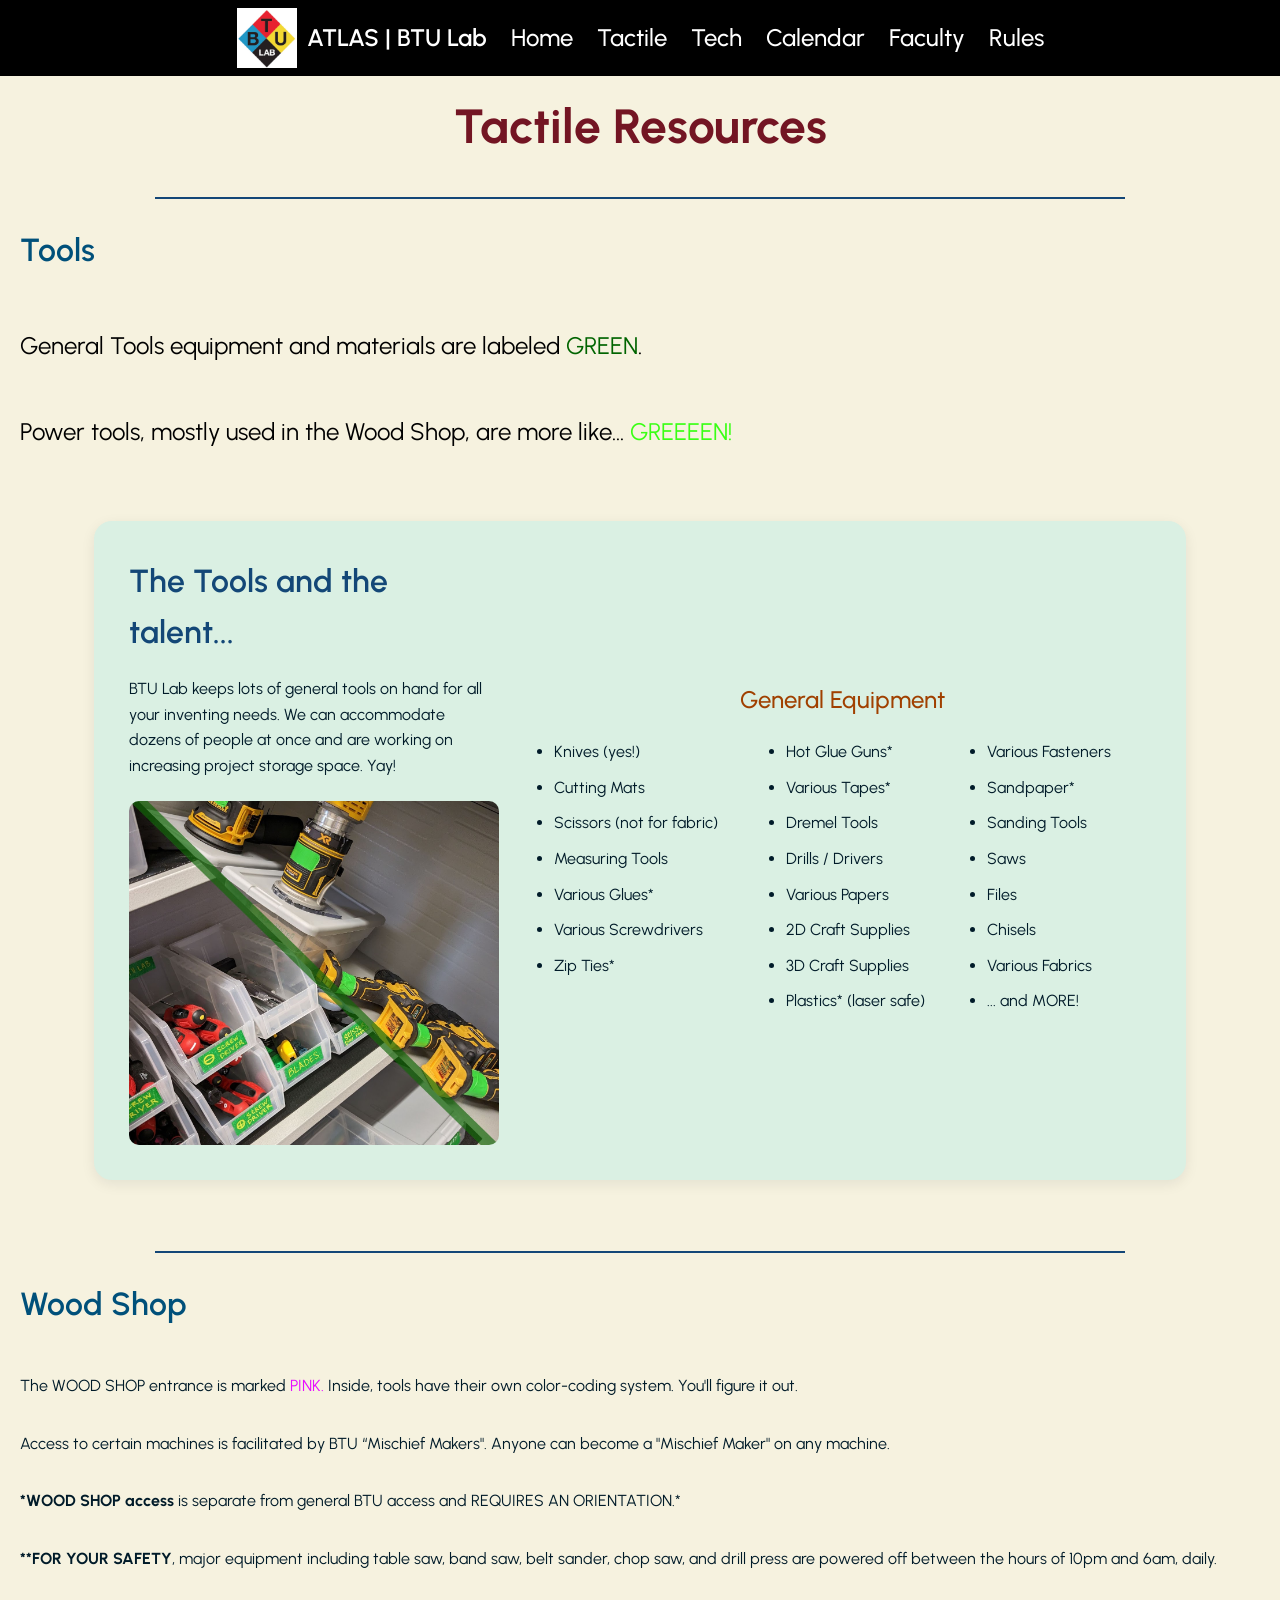
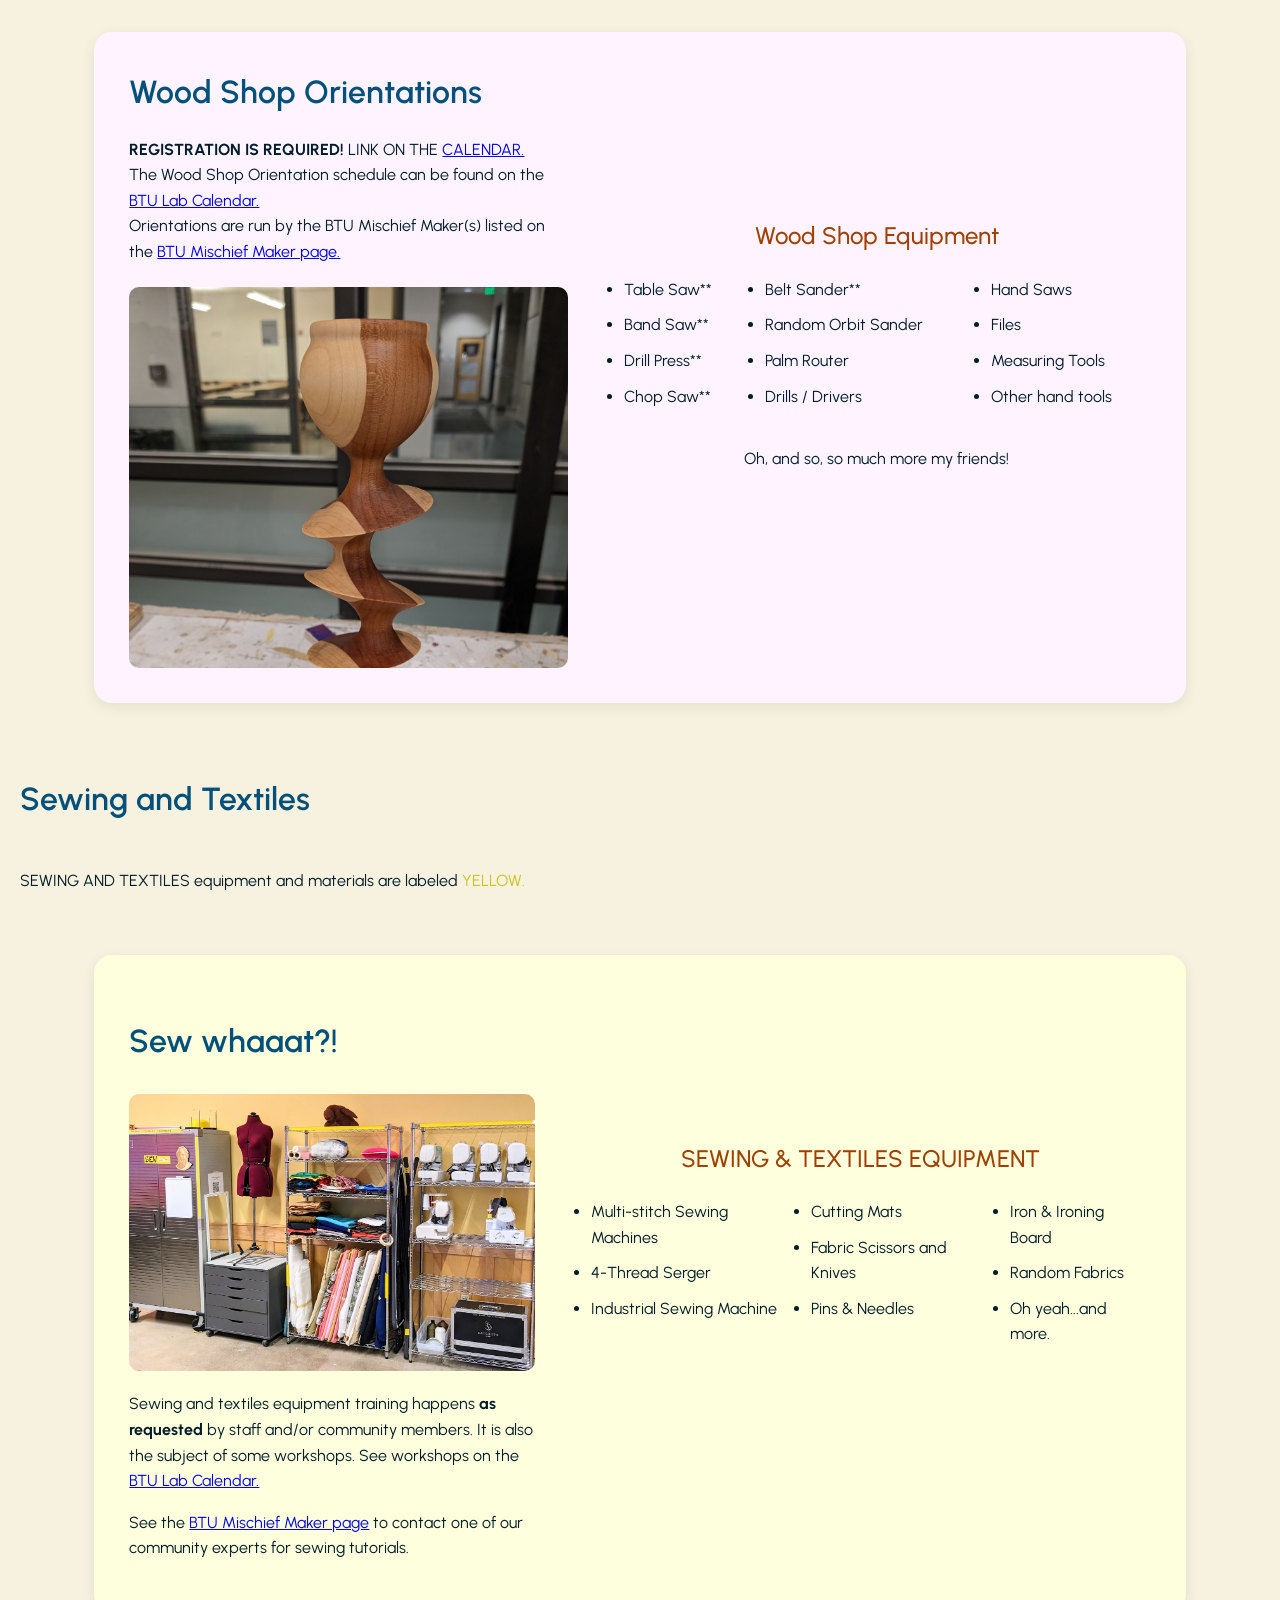
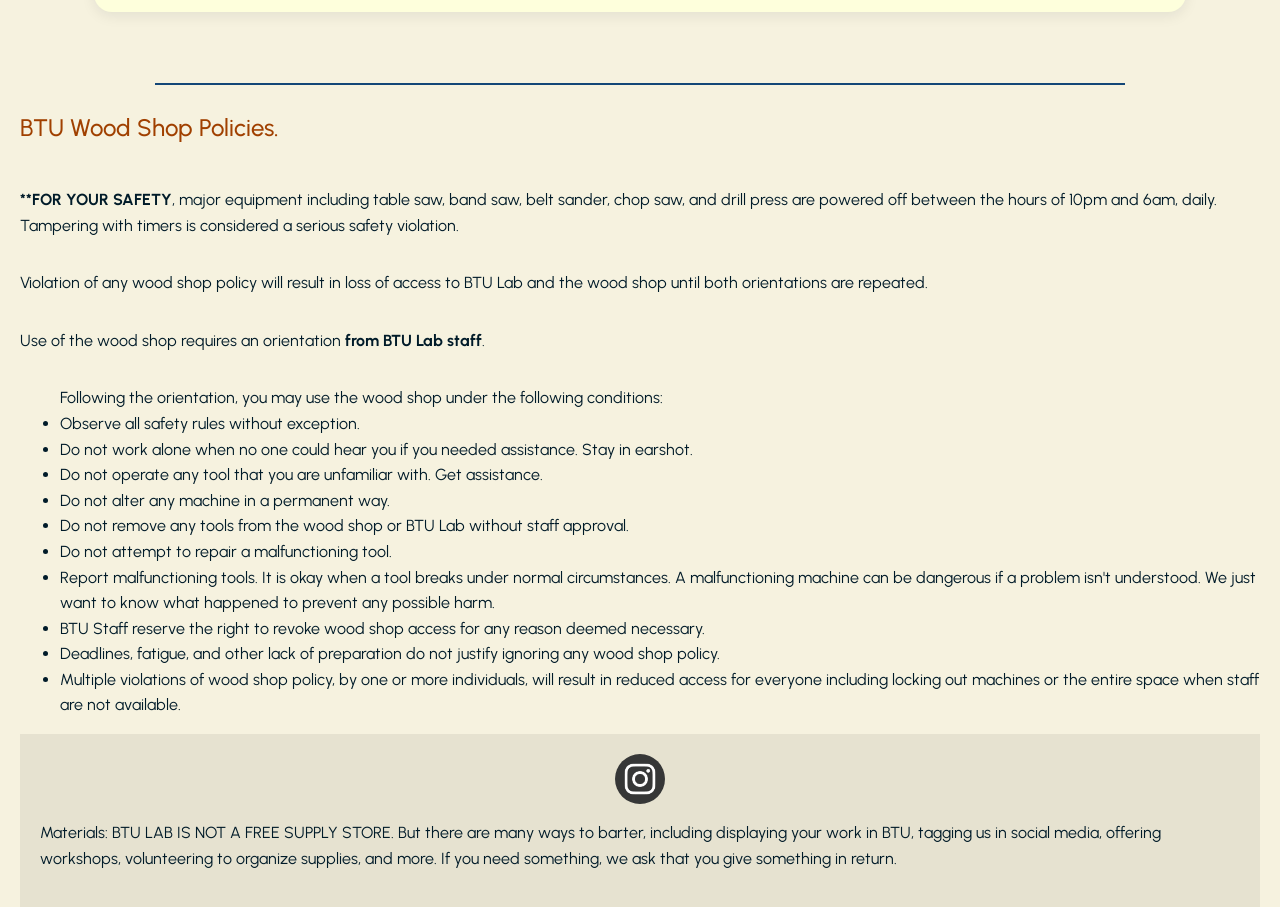
<file: tactile.html>
<!DOCTYPE html>
<html lang="en">
<head>
    <meta charset="UTF-8">
    <meta name="viewport" content="width=device-width, initial-scale=1.0">
    <link href="https://fonts.googleapis.com/css2?family=Urbanist:ital,wght@0,100..900;1,100..900&display=swap" rel="stylesheet">
        <link rel="icon" type="image/jpeg" href="/assets/BTU.jpeg">
    <title>Tactile</title>
</head>

<body>
    <link rel="stylesheet" href="style.css">
    <header>
        <br>
        <h1><center>Tactile Resources</center></h1>
          <hr style="border: 1.25px solid rgb(19, 71, 119); width: 78%; margin: auto;">
            <nav>
                <a href="index.html" class="nav-logo">
                    <img src="assets/BTU.jpeg" alt="ATLAS | BTU Lab">
                    <span> ATLAS | BTU Lab</span>
                </a>
                <a href="index.html">Home</a>
                <a href="tactile.html">Tactile</a>
                <a href="tech.html">Tech</a>
                <a href="calendar.html">Calendar</a>
                <a href="faculty.html">Faculty</a>
                <a href="rules.html">Rules</a>
            </nav>
        </header>


    <h2 id="tools">Tools</h2>
    <p style="font-size: 24px; color: black;">
    General Tools equipment and materials are labeled
    <span style="color: rgb(0, 100, 0);">GREEN</span>.
</p>

<p style="font-size: 24px; color: black;">
    Power tools, mostly used in the Wood Shop, are more like...
    <span style="color: rgb(57, 255, 20);">GREEEEN!</span>
</p>
<div class="tools">

    <div class="tools-left">
        <h2>The Tools and the talent...</h2>

        <p>
            BTU Lab keeps lots of general tools on hand for all your
            inventing needs.
            We can accommodate dozens of people at once and are
            working on increasing project storage space. Yay!
        </p>

        <img src="assets/tools.jpeg" alt="Picture of tools">
    </div>
    <div class="tools-right">
        <h3>General Equipment</h3>

        <table>
            <tr>
                <td valign="top">
                    <ul>
                        <li>Knives (yes!)</li>
                        <li>Cutting Mats</li>
                        <li>Scissors (not for fabric)</li>
                        <li>Measuring Tools</li>
                        <li>Various Glues*</li>
                        <li>Various Screwdrivers</li>
                        <li>Zip Ties*</li>
                    </ul>
                </td>

                <td valign="top">
                    <ul>
                        <li>Hot Glue Guns*</li>
                        <li>Various Tapes*</li>
                        <li>Dremel Tools</li>
                        <li>Drills / Drivers</li>
                        <li>Various Papers</li>
                        <li>2D Craft Supplies</li>
                        <li>3D Craft Supplies</li>
                        <li>Plastics* (laser safe)</li>
                    </ul>
                </td>

                <td valign="top">
                    <ul>
                        <li>Various Fasteners</li>
                        <li>Sandpaper*</li>
                        <li>Sanding Tools</li>
                        <li>Saws</li>
                        <li>Files</li>
                        <li>Chisels</li>
                        <li>Various Fabrics</li>
                        <li>... and MORE!</li>
                    </ul>
                </td>
            </tr>
        </table>
    </div>

</div>
    <br>
      <hr style="border: 1.25px solid rgb(19, 71, 119); width: 78%; margin: auto;">
    
    <h2 id="wood-shop">Wood Shop</h2>
    <p>The WOOD SHOP entrance is marked 
        <span style="color: rgb(231, 13, 255);">PINK.</span> Inside, tools have their own color-coding system. You'll figure it out.</p>
    <p>Access to certain machines is facilitated by BTU “Mischief Makers". Anyone can become a "Mischief Maker" on any machine.</p>
    <p><strong>*WOOD SHOP access</strong> is separate from general BTU access and REQUIRES AN ORIENTATION.*</p>
    <p><strong>**FOR YOUR SAFETY</strong>, major equipment including table saw, band saw, belt sander, chop saw, and drill press are powered off between the hours of 10pm and 6am, daily.</p>
    <div class="woodshop">

        <div class="woodshop-left">
            <h2>Wood Shop Orientations</h2>
    
            <p>
                <strong>REGISTRATION IS REQUIRED!</strong>
                LINK ON THE <a href="calendar.html">CALENDAR.</a>
                <br>
                The Wood Shop Orientation schedule can be found on the
                <a href="calendar.html">BTU Lab Calendar.</a>
                <br>
                Orientations are run by the BTU Mischief Maker(s) listed on the
                <a href="faculty.html">BTU Mischief Maker page.</a>
            </p>
    
            <img src="assets/Woodshop.jpeg"
                 alt="Picture of an object made of wood">
        </div>
    
        <div class="woodshop-right">
            <h3>Wood Shop Equipment</h3>
    
            <table>
                <tr>
                    <td valign="top">
                        <ul>
                            <li>Table Saw**</li>
                            <li>Band Saw**</li>
                            <li>Drill Press**</li>
                            <li>Chop Saw**</li>
                        </ul>
                    </td>
    
                    <td valign="top">
                        <ul>
                            <li>Belt Sander**</li>
                            <li>Random Orbit Sander</li>
                            <li>Palm Router</li>
                            <li>Drills / Drivers</li>
                        </ul>
                    </td>
    
                    <td valign="top">
                        <ul>
                            <li>Hand Saws</li>
                            <li>Files</li>
                            <li>Measuring Tools</li>
                            <li>Other hand tools</li>
                        </ul>
                    </td>
                </tr>
            </table>
    
            <p>Oh, and so, so much more my friends!</p>
        </div>
    
    </div>
    <h2 id="sewing-textiles">Sewing and Textiles</h2>
    <p>SEWING AND TEXTILES equipment and materials are labeled <span style="color: rgb(206, 194, 32);">YELLOW.</span></p>
    <div class="sewing">

        <div class="sewing-left">
    
            
    
            <h2>Sew whaaat?!</h2>
            <img src="assets/sewing.jpg"
                 alt="Sewing and textiles equipment"
                 class="wrap-right">
    
            <p>
                Sewing and textiles equipment training happens
                <strong>as requested</strong> by staff and/or community members.
                It is also the subject of some workshops.
                See workshops on the
                <a href="calendar.html">BTU Lab Calendar.</a>
            </p>
    
            <p>
                See the <a href="faculty.html">BTU Mischief Maker page</a>
                to contact one of our community experts for sewing tutorials.
            </p>
    
        </div>
    
        <div class="sewing-right">
    
            <h3>SEWING &amp; TEXTILES EQUIPMENT</h3>
    
            <table>
                <tr>
                    <td valign="top">
                        <ul>
                            <li>Multi-stitch Sewing Machines</li>
                            <li>4-Thread Serger</li>
                            <li>Industrial Sewing Machine</li>
                        </ul>
                    </td>
    
                    <td valign="top">
                        <ul>
                            <li>Cutting Mats</li>
                            <li>Fabric Scissors and Knives</li>
                            <li>Pins &amp; Needles</li>
                        </ul>
                    </td>
    
                    <td valign="top">
                        <ul>
                            <li>Iron &amp; Ironing Board</li>
                            <li>Random Fabrics</li>
                            <li>Oh yeah...and more.</li>
                        </ul>
                    </td>
                </tr>
            </table>
    
        </div>
    
    </div>
    <br>
    <hr style="border: 1.25px solid rgb(19, 71, 119); width: 78%; margin: auto;">
            
    <h3>BTU Wood Shop Policies.</h3>
    <p><strong>**FOR YOUR SAFETY</strong>, major equipment including table saw, band saw, belt sander, chop saw, and drill press are powered off between the hours of 10pm and 6am, daily. Tampering with timers is considered a serious safety violation.</p>

    <p>Violation of any wood shop policy will result in loss of access to BTU Lab and the wood shop until both orientations are repeated.</p>

    <p>Use of the wood shop requires an orientation <strong>from BTU Lab staff</strong>.
    <ul> Following the orientation, you may use the wood shop under the following conditions:
    <li>Observe all safety rules without exception.</li>
    <li>Do not work alone when no one could hear you if you needed assistance. Stay in earshot.</li>
    <li>Do not operate any tool that you are unfamiliar with. Get assistance.</li>
    <li>Do not alter any machine in a permanent way.</li>
    <li>Do not remove any tools from the wood shop or BTU Lab without staff approval.</li>
    <li>Do not attempt to repair a malfunctioning tool.</li>
    <li>Report malfunctioning tools. It is okay when a tool breaks under normal circumstances. A malfunctioning machine can be dangerous if a problem isn't understood. We just want to know what happened to prevent any possible harm.</li>
    <li>BTU Staff reserve the right to revoke wood shop access for any reason deemed necessary.</li>
    <li>Deadlines, fatigue, and other lack of preparation do not justify ignoring any wood shop policy.</li>
    <li>Multiple violations of wood shop policy, by one or more individuals, will result in reduced access for everyone including locking out machines or the entire space when staff are not available.</li>
    </ul>
        </main>

    <footer>
        <a href="https://www.instagram.com/btulab_cu/?hl=en" class="instagram">
            <img src="assets/instagramwhite.png" alt="Link to Instagram" width="50px">
        </a>
        <p>Materials: BTU LAB IS NOT A FREE SUPPLY STORE. But there are many ways to barter, including displaying your work in BTU, tagging us in social media, offering workshops, volunteering to organize supplies, and more. If you need something, we ask that you give something in return.</p>
    </footer>
</html>
</file>
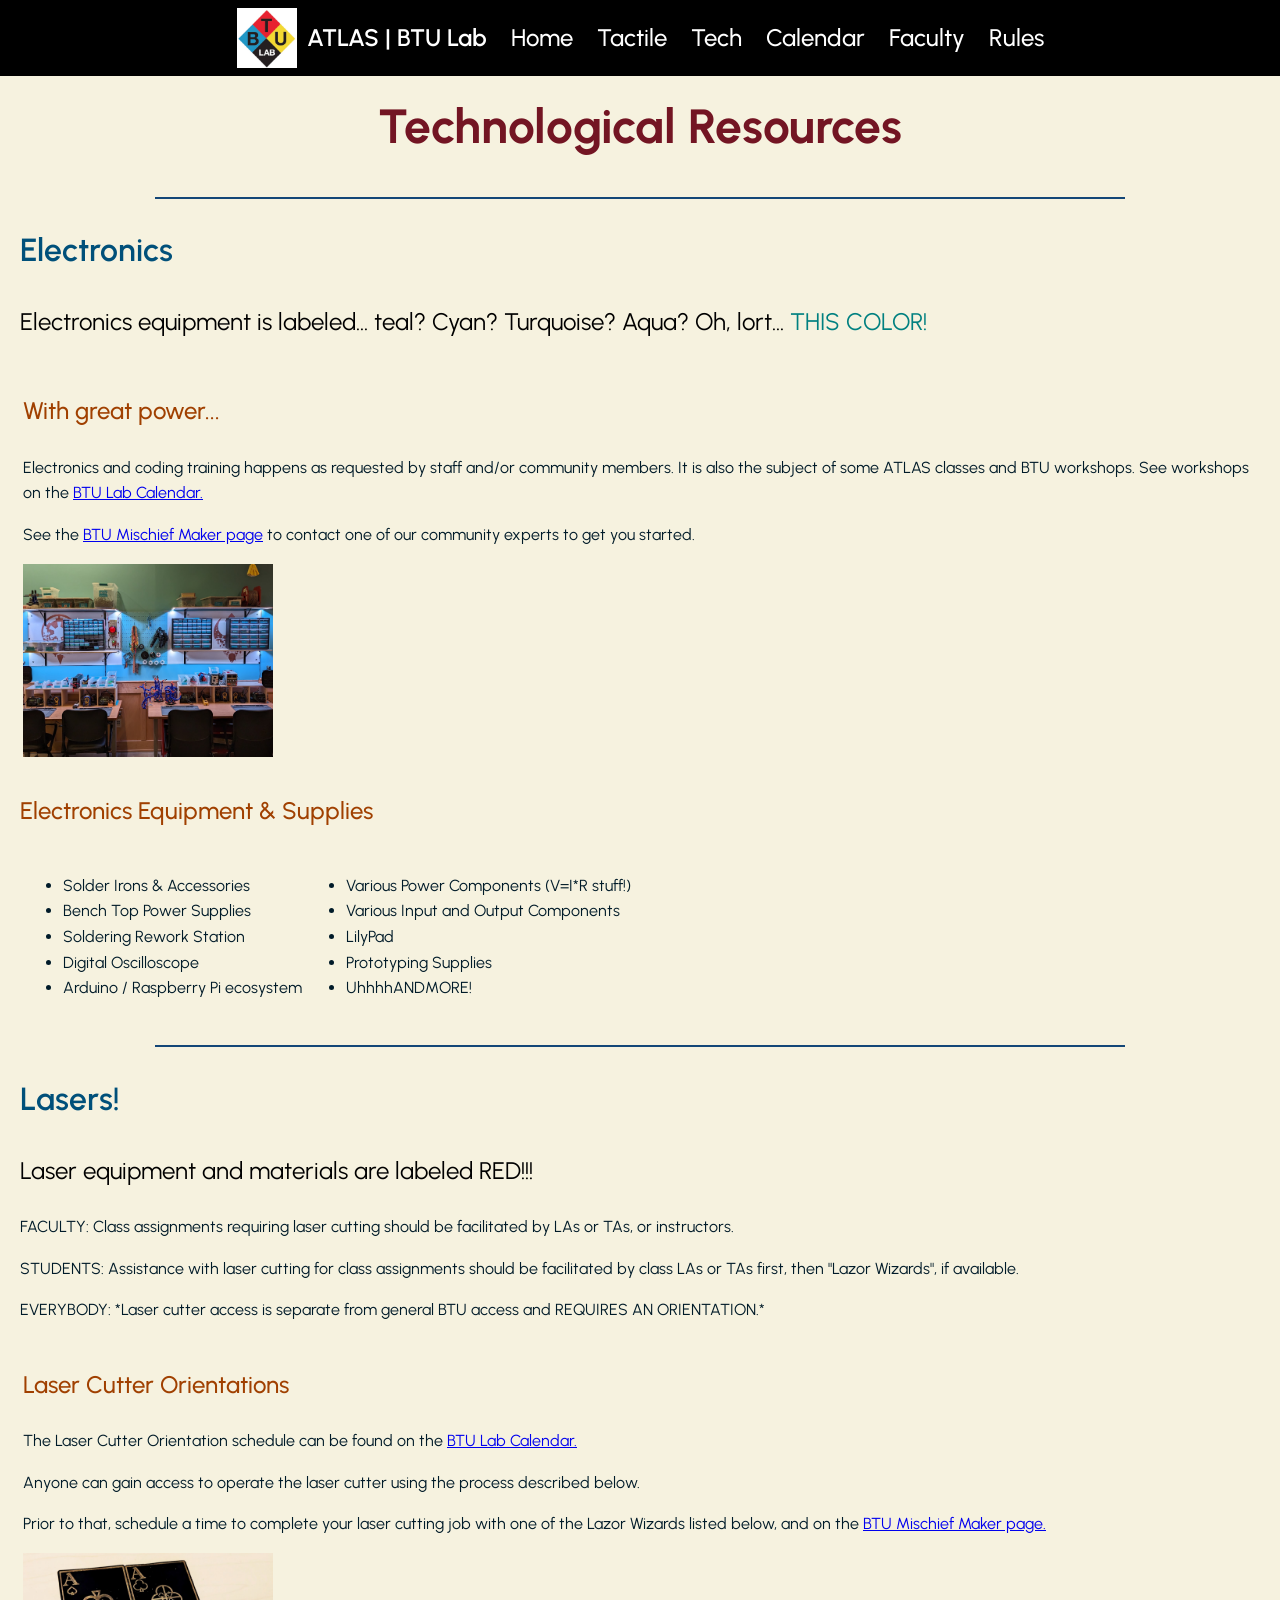
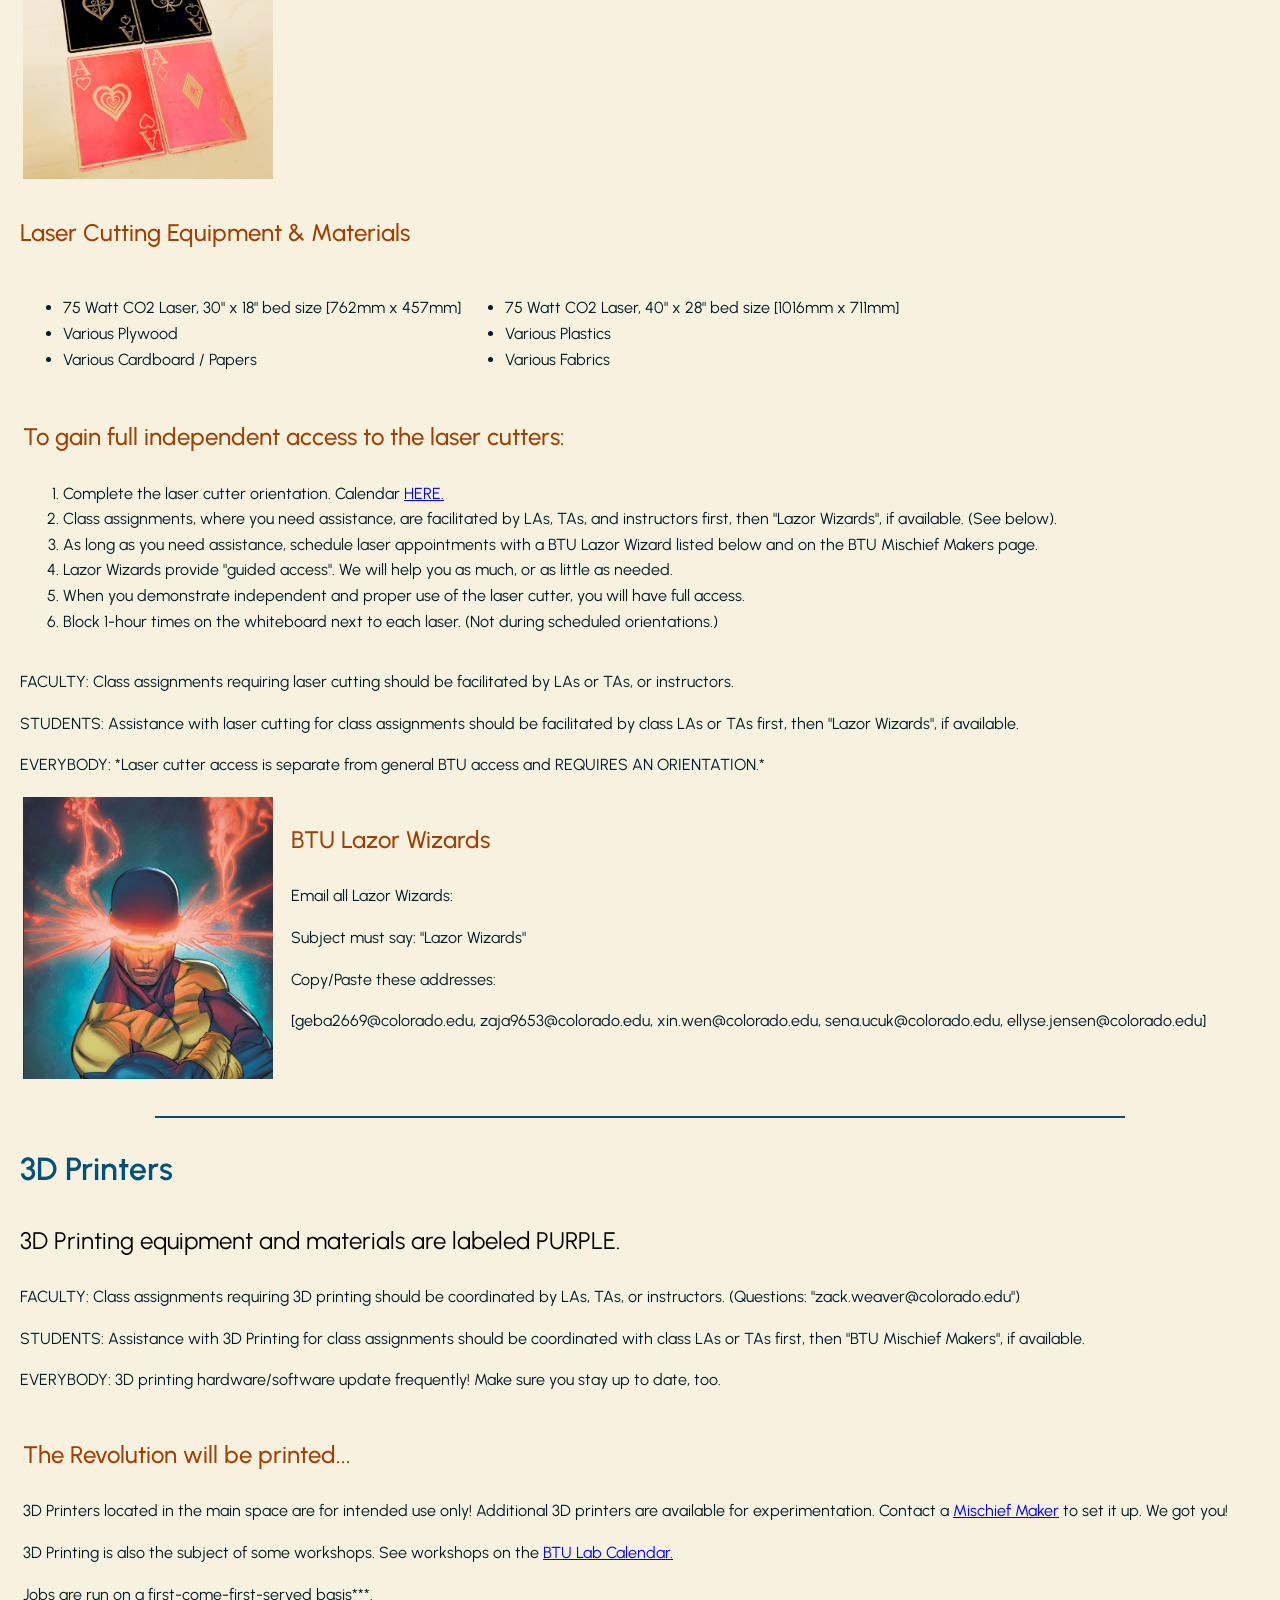
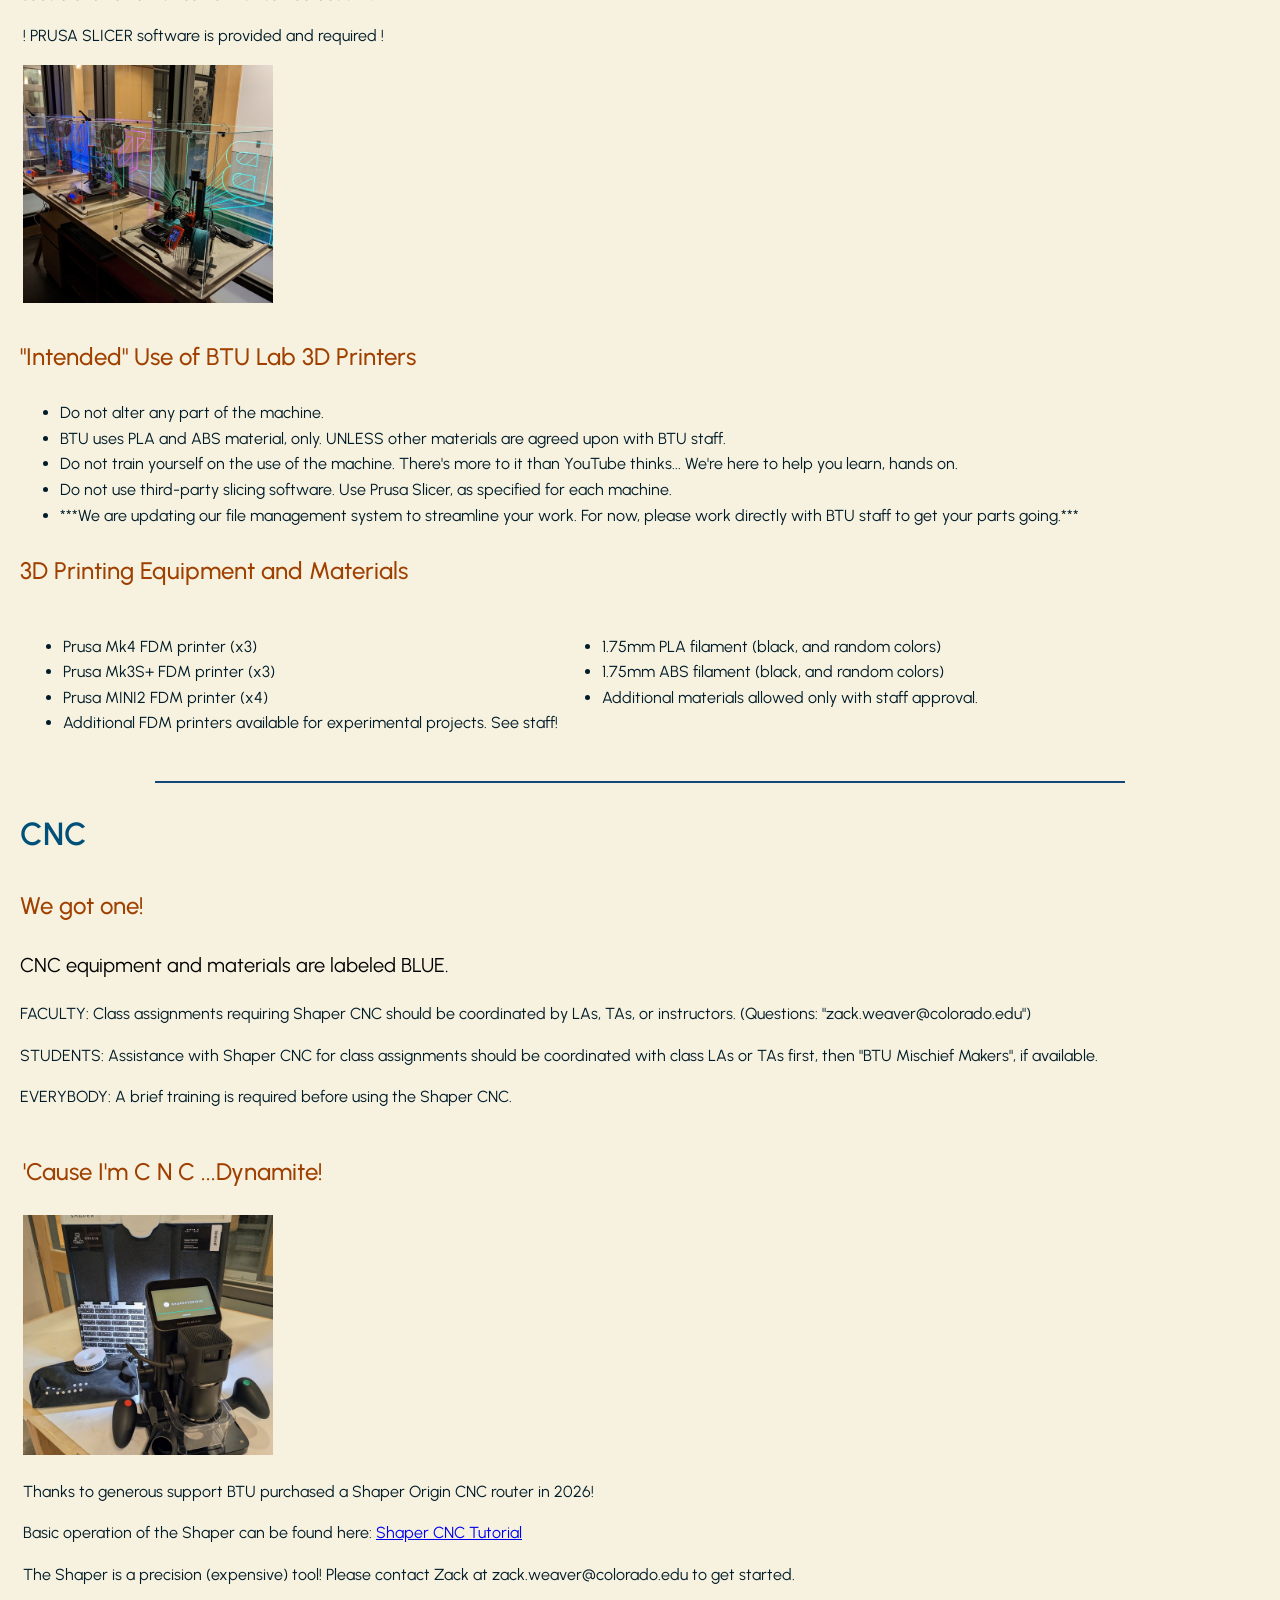
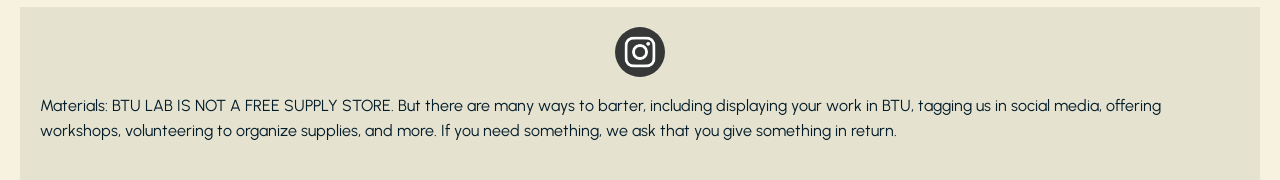
<file: tech.html>
<!DOCTYPE html>
<html lang="en">
<head>
    <meta charset="UTF-8">
    <meta name="viewport" content="width=device-width, initial-scale=1.0">
    <link href="https://fonts.googleapis.com/css2?family=Urbanist:ital,wght@0,100..900;1,100..900&display=swap" rel="stylesheet">
    <link rel="icon" type="image/jpeg" href="/assets/BTU.jpeg">
    <title>Tech</title>
</head>

<body>
    <link rel="stylesheet" href="style.css">

    <header>
        <br>
        <h1><center>Technological Resources</center></h1>
        <hr style="border: 1.25px solid rgb(19, 71, 119); width: 78%; margin: auto;">
        <nav>
            <a href="index.html" class="nav-logo">
                <img src="assets/BTU.jpeg" alt="ATLAS | BTU Lab">
                <span> ATLAS | BTU Lab</span>
            </a>
            <a href="index.html">Home</a>
            <a href="tactile.html">Tactile</a>
            <a href="tech.html">Tech</a>
            <a href="calendar.html">Calendar</a>
            <a href="faculty.html">Faculty</a>
            <a href="rules.html">Rules</a>
        </nav>
    </header>

    <main>
        <h2 id="electronics">Electronics</h2>
        <p style="font-size: 24px; color: black;">
            Electronics equipment is labeled... teal? Cyan? Turquoise? Aqua? Oh, lort...
            <span style="color: teal;">THIS COLOR!</span>
        </p>

        <table width = "100%">
            <tr>
                <td valign="top">
                    <h3>With great power...</h3>
                    <p>
                        Electronics and coding training happens as requested by staff and/or
                        community members. It is also the subject of some ATLAS classes
                        and BTU workshops. See workshops on the
                        <a href="calendar.html">BTU Lab Calendar.</a>
                    </p>

                    <p>
                        See the <a href="faculty.html">BTU Mischief Maker page</a>
                        to contact one of our community experts to get you started.
                    </p>
                    <img src="assets/electronics.jpeg" alt="Desks and wall with equipment on them" width="250">
                </td>
            </tr>
        </table>

        <h3>Electronics Equipment &amp; Supplies</h3>
        <table>
            <tr>
                <td valign="top">
                    <ul>
                        <li>Solder Irons &amp; Accessories</li>
                        <li>Bench Top Power Supplies</li>
                        <li>Soldering Rework Station</li>
                        <li>Digital Oscilloscope</li>
                        <li>Arduino / Raspberry Pi ecosystem</li>
                    </ul>
                </td>
                <td valign="top">
                    <ul>
                        <li>Various Power Components (V=I*R stuff!)</li>
                        <li>Various Input and Output Components</li>
                        <li>LilyPad</li>
                        <li>Prototyping Supplies</li>
                        <li>UhhhhANDMORE!</li>
                    </ul>
                </td>
            </tr>
        </table>

        <br>
        <hr style="border: 1.25px solid rgb(19, 71, 119); width: 78%; margin: auto;">

        <h2 id="lasers">Lasers!</h2>
        <p style="font-size: 24px; color: black;">
            Laser equipment and materials are labeled RED!!!
        </p>

        <p>FACULTY: Class assignments requiring laser cutting should be facilitated by LAs or TAs, or instructors.</p>
        <p>STUDENTS: Assistance with laser cutting for class assignments should be facilitated by class LAs or TAs first, then "Lazor Wizards", if available.</p>
        <p>EVERYBODY: *Laser cutter access is separate from general BTU access and REQUIRES AN ORIENTATION.*</p>

        <table width = "100%">
            <tr>
                <td valign="top">
                    <h3>Laser Cutter Orientations</h3>
                    <p>
                        The Laser Cutter Orientation schedule can be found on the
                        <a href="calendar.html">BTU Lab Calendar.</a>
                    </p>
                    <p>Anyone can gain access to operate the laser cutter using the process described below.</p>
                    <p>
                        Prior to that, schedule a time to complete your laser cutting job with one of the Lazor Wizards listed below,
                        and on the <a href="faculty.html">BTU Mischief Maker page.</a>
                    </p>
                    <img src="assets/laser.jpeg" alt="Laser cutting equipment" width="250">
                </td>
            </tr>
        </table>

        <h3>Laser Cutting Equipment &amp; Materials</h3>
        <table>
            <tr>
                <td valign="top">
                    <ul>
                        <li>75 Watt CO2 Laser, 30" x 18" bed size [762mm x 457mm]</li>
                        <li>Various Plywood</li>
                        <li>Various Cardboard / Papers</li>
                    </ul>
                </td>
                <td valign="top">
                    <ul>
                        <li>75 Watt CO2 Laser, 40" x 28" bed size [1016mm x 711mm]</li>
                        <li>Various Plastics</li>
                        <li>Various Fabrics</li>
                    </ul>
                </td>
            </tr>
        </table>

        <table>
            <tr>
                <td valign="top">
                    <h3>To gain full independent access to the laser cutters:</h3>
                    <ol>
                        <li>Complete the laser cutter orientation. Calendar <a href="calendar.html">HERE.</a></li>
                        <li>Class assignments, where you need assistance, are facilitated by LAs, TAs, and instructors first, then "Lazor Wizards", if available. (See below).</li>
                        <li>As long as you need assistance, schedule laser appointments with a BTU Lazor Wizard listed below and on the BTU Mischief Makers page.</li>
                        <li>Lazor Wizards provide "guided access". We will help you as much, or as little as needed.</li>
                        <li>When you demonstrate independent and proper use of the laser cutter, you will have full access.</li>
                        <li>Block 1-hour times on the whiteboard next to each laser. (Not during scheduled orientations.)</li>
                    </ol>
                </td>
            </tr>
        </table>

        <p>FACULTY: Class assignments requiring laser cutting should be facilitated by LAs or TAs, or instructors.</p>
        <p>STUDENTS: Assistance with laser cutting for class assignments should be facilitated by class LAs or TAs first, then "Lazor Wizards", if available.</p>
        <p>EVERYBODY: *Laser cutter access is separate from general BTU access and REQUIRES AN ORIENTATION.*</p>

        <table width = "100%">
            <tr>
                <td valign="top">
                    <img src="assets/Cyclops.png" alt="Cyclops from X-Men" width="250">
                </td>
                <td valign="top">
                    <h3>BTU Lazor Wizards</h3>
                    <p>Email all Lazor Wizards:</p>
                    <p>Subject must say: "Lazor Wizards"</p>
                    <p>Copy/Paste these addresses:</p>
                    <p>[geba2669@colorado.edu, zaja9653@colorado.edu, xin.wen@colorado.edu, sena.ucuk@colorado.edu, ellyse.jensen@colorado.edu]</p>
                </td>
            </tr>
        </table>

        <br>
        <hr style="border: 1.25px solid rgb(19, 71, 119); width: 78%; margin: auto;">

        <h2 id="3d-printers">3D Printers</h2>
        <p style="font-size: 24px; color: black;">
            3D Printing equipment and materials are labeled PURPLE.
        </p>

        <p>FACULTY: Class assignments requiring 3D printing should be coordinated by LAs, TAs, or instructors. (Questions: "zack.weaver@colorado.edu")</p>
        <p>STUDENTS: Assistance with 3D Printing for class assignments should be coordinated with class LAs or TAs first, then "BTU Mischief Makers", if available.</p>
        <p>EVERYBODY: 3D printing hardware/software update frequently! Make sure you stay up to date, too.</p>

        <table width = "100%">
            <tr>
                <td valign="top">
                    <h3>The Revolution will be printed...</h3>
                    <p>
                        3D Printers located in the main space are for intended use only!
                        Additional 3D printers are available for experimentation.
                        Contact a <a href="faculty.html">Mischief Maker</a> to set it up. We got you!
                    </p>
                    <p>
                        3D Printing is also the subject of some workshops.
                        See workshops on the <a href="calendar.html">BTU Lab Calendar.</a>
                    </p>
                    <p>Jobs are run on a first-come-first-served basis***.</p>
                    <p>! PRUSA SLICER software is provided and required !</p>
                    <img src="assets/printers.jpeg" alt="3D printers" width="250">
                </td>
            </tr>
        </table>

        <h3>"Intended" Use of BTU Lab 3D Printers</h3>
        <ul>
            <li>Do not alter any part of the machine.</li>
            <li>BTU uses PLA and ABS material, only. UNLESS other materials are agreed upon with BTU staff.</li>
            <li>Do not train yourself on the use of the machine. There's more to it than YouTube thinks... We're here to help you learn, hands on.</li>
            <li>Do not use third-party slicing software. Use Prusa Slicer, as specified for each machine.</li>
            <li>***We are updating our file management system to streamline your work. For now, please work directly with BTU staff to get your parts going.***</li>
        </ul>

        <h3>3D Printing Equipment and Materials</h3>
        <table>
            <tr>
                <td valign="top">
                    <ul>
                        <li>Prusa Mk4 FDM printer (x3)</li>
                        <li>Prusa Mk3S+ FDM printer (x3)</li>
                        <li>Prusa MINI2 FDM printer (x4)</li>
                        <li>Additional FDM printers available for experimental projects. See staff!</li>
                    </ul>
                </td>
                <td valign="top">
                    <ul>
                        <li>1.75mm PLA filament (black, and random colors)</li>
                        <li>1.75mm ABS filament (black, and random colors)</li>
                        <li>Additional materials allowed only with staff approval.</li>
                    </ul>
                </td>
            </tr>
        </table>

        <br>
        <hr style="border: 1.25px solid rgb(19, 71, 119); width: 78%; margin: auto;">

        <h2 id="cnc">CNC</h2>
        <h3>We got one!</h3>
        <p style="font-size: 20px; color: black;">
            CNC equipment and materials are labeled BLUE.
        </p>

        <p>FACULTY: Class assignments requiring Shaper CNC should be coordinated by LAs, TAs, or instructors. (Questions: "zack.weaver@colorado.edu")</p>
        <p>STUDENTS: Assistance with Shaper CNC for class assignments should be coordinated with class LAs or TAs first, then "BTU Mischief Makers", if available.</p>
        <p>EVERYBODY: A brief training is required before using the Shaper CNC.</p>

        <table width = "100%">
            <tr>
                <td valign="top">
                    <h3>'Cause I'm C N C ...Dynamite!</h3>
                    <img src="assets/CNC.jpg" alt="A CNC machine" width="250">

                    <p>Thanks to generous support BTU purchased a Shaper Origin CNC router in 2026!</p>
                    <p>
                        Basic operation of the Shaper can be found here:
                        <a href="https://www.youtube.com/watch?v=QxjE5WOAGi4" target="_blank">Shaper CNC Tutorial</a>
                    </p>
                    <p>The Shaper is a precision (expensive) tool! Please contact Zack at zack.weaver@colorado.edu to get started.</p>
                </td>
            </tr>
        </table>
    </main>

    <footer>
        <a href="https://www.instagram.com/btulab_cu/?hl=en" class="instagram">
            <img src="assets/instagramwhite.png" alt="Link to Instagram" width="50px">
        </a>
        <p>Materials: BTU LAB IS NOT A FREE SUPPLY STORE. But there are many ways to barter, including displaying your work in BTU, tagging us in social media, offering workshops, volunteering to organize supplies, and more. If you need something, we ask that you give something in return.</p>
    </footer>
</body>
</html>
</file>
<file: style.css>
html {
    min-height: 100%;
    margin: 0;
}
body {
    font-family: "Urbanist", sans-serif;
    font-weight: 400;
    font-style: normal;
    line-height: 1.6;
    background-color: #F6F2DF;
    color: #001b29;
    display: flex;
    flex-direction: column;
    min-height: 100vh; 
    margin: 0;
    overflow-x: hidden;
    overflow-y: auto;
    overscroll-behavior-y: none;
    height: 100%;
    padding-left: 20px;
    padding-right: 20px;
}

header {
    padding-top: 30px;
}

h1 {
    font-size: 3rem;
    font-weight: 700;
    color: #731523;
}

h2 {
    font-size: 2rem;
    font-weight: 600;
    color: #00507A;
}

/*nav h2{
    font-weight: 400;
}*/

h3 {
    font-size: 1.5rem;
    font-weight: 500;
    color: #A04000;
}

/* Faculty/staff directory */
#spring-2026-staff,
#emeritus {
    display: grid;
    grid-template-columns: repeat(2, minmax(0, 1fr));
    gap: 2rem;
}

#spring-2026-staff > h2,
#emeritus > h2 {
    grid-column: 1 / -1;
    margin-bottom: 0;
}

.staff-member {
    display: flex;
    align-items: flex-start;
    gap: 1rem;
}

.staff-member img {
    width: 150px;
    height: 150px;
    border: 2px solid #203354;
    flex: 0 0 120px;
    object-fit: cover;
    border-radius: 50%;
}

.staff-member h3 {
    margin-top: 0;
}

.resource-buttons {
    display: flex;
    justify-content: center;
    align-items: center;
    flex-wrap: wrap;
    gap: 0.75rem;
}

.resource-buttons a {
    padding: 0.65rem 1rem;
    border-radius: 0.4rem;
    background-color: #00507A;
    color: #ffffff;
    font-weight: 600;
    text-decoration: none;
}

.resource-buttons a:hover,
.resource-buttons a:focus-visible {
    background-color: #731523;
}

@media (max-width: 800px) {
    #spring-2026-staff,
    #emeritus {
        grid-template-columns: 1fr;
    }
}
.banner{
    text-align: center;
}
/* home page */
.who, .how, .when, .what, .where, .workshop {
    align-items: center;
    display: flex;
    gap: 20px;
    padding: 20px;
}

.who .section-text, .how .section-text, .when .section-text,
.what .section-text, .where .section-text, .workshop .section-text,
.who img, .how img, .when img, .what img, .workshop img,
.where iframe {
    flex: 1 1 0;
    min-width: 0;
}

.who img, .how img, .when img, .what img, .workshop img {
    width: 100%;
    height: auto;
    display: block;
}

.support {
    padding: 0 20px;
}

.section-text h2 {
    margin: 0 0 10px;
}

.text-box {
    width: auto;
    height: auto;
    max-width: 500px;
}
/* tactile page */
main.page {
    padding: 0 20px;
}

.page img.wrap-right {
    float: right;
    width: 500px;
    max-width: 40%;            
    height: auto;
    margin: 0 250px 15px 20px; 
}
.page img.wrap-left {
    float: left;
    width: 500px;
    max-width: 40%;
    height: auto;
    margin: 0 100px 15px 0;   /* top right bottom left */
}

.page h2 {
    clear: both;
}
.where iframe {
    width: 100%;
    height: 450px; 
    border: 0;
}
.instagram {
    display: flex;
    align-items: center;
    justify-content: center;
    background-color: #363737;
    width: 50px;
    height: 50px;
    border-radius: 50%;
    margin: 0 auto;
}
nav {
    background-color: #000;
    position: fixed;
    top: 0;
    left: 0;
    width: 100%;
    z-index: 1000;
    box-sizing: border-box;

    display: flex;
    align-items: center;
    justify-content: center;
    flex-wrap: wrap;
    gap: 12px 24px;

    padding: 8px 16px;
}

/* Logo and lab name */
nav .nav-logo {
    display: flex;
    align-items: center;
    gap: 10px;

    text-decoration: none;
    color: white;
    white-space: nowrap;
}

nav .nav-logo img {
    width: 60px;
    height: 60px;
    object-fit: contain;
    display: block;
}

nav .nav-logo span {
    font-size: 24px;
    font-weight: 600;
}

/* Navigation links */
nav > a:not(.nav-logo) {
    color: white;
    font-size: 24px;
    font-weight: 500;
    white-space: nowrap;
    text-decoration: none;
}

nav > a:visited {
    color: white;
}

nav > a:hover,
nav > a:focus-visible {
    color: #f6f2df;
}

/* Phone layout */
@media (max-width: 650px) {
    body{
        padding-top: 40px;
    }
    nav {
        justify-content: center;
        gap: 10px 18px;
        padding: 8px 10px 12px;
    }

    nav .nav-logo {
        flex: 0 0 100%;
        justify-content: center;
        gap: 8px;
    }

    nav .nav-logo img {
        width: 32px;
        height: 32px;
    }

    nav .nav-logo span {
        font-size: 14px;
    }

    nav > a:not(.nav-logo) {
        font-size: 14px;
    }
}

footer {
    background-color: #e6e2d0;
    bottom: 0;
    left: 0;
    width: 100%;
    z-index: 9999;
    box-sizing: border-box;  
    padding: 20px;            
}


/* WHO, HOW, WHEN, WHAT, WHERE cards */

.who,
.how,
.when,
.what,
.where {
    box-sizing: border-box;
    width: 88%;
    max-width: 1400px;
    margin: 45px auto;
    padding: 35px;

    background-color: #E8F3F8;
    border-radius: 18px;
    box-shadow: 0 4px 14px rgba(0, 27, 41, 0.08);

    display: grid;
    grid-template-columns: minmax(0, 1.4fr) minmax(0, 1fr);
    align-items: center;
    gap: 35px;
}

/* Section headings */

.who h2,
.how h2,
.when h2,
.what h2,
.where h2 {
    color: #134777;
    margin-top: 0;
    margin-bottom: 18px;
    text-shadow: 4px 6px 12px 0px rgba(0, 0, 255, 0.3);
}
/* tools */
.tools {
    box-sizing: border-box;
    width: 88%;
    max-width: 1400px;
    margin: 45px auto;
    padding: 35px;

    background-color: #daf0e3;
    border-radius: 18px;
    box-shadow: 0 4px 14px rgba(0, 27, 41, 0.08);

    display: grid;
    grid-template-columns: minmax(0, 0.6fr) minmax(0, 1fr);
    align-items: start;
    gap: 35px;
}

.tools-left {
    min-width: 0;
}

.tools h2 {
    color: #134777;
    margin-top: 0;
    margin-bottom: 18px;
}

.tools-left p {
    line-height: 1.6;
    margin-bottom: 22px;
}

.tools-left img {
    display: block;
    width: 100%;
    max-width: 500px;
    height: auto;
    border-radius: 10px;
}

.tools-right {
    display: flex;
    flex-direction: column;
    align-items: center;
    min-width: 0;
    padding-top: 125px;
}

.tools-right h3 {
    margin-top: 0;
    margin-bottom: 20px;
    text-align: center;
}


.tools-right table {
    width: 100%;
    border-collapse: collapse;
}

.tools-right td {
    vertical-align: top;
    padding: 0 8px 0 0;
}

.tools-right ul {
    padding-left: 20px;
    margin-top: 0;
}

.tools-right li {
    margin-bottom: 10px;
}
/* Woodshop */
.woodshop {
    box-sizing: border-box;
    width: 88%;
    max-width: 1400px;
    margin: 45px auto;
    padding: 35px;

    background-color: #fef3ff;
    border-radius: 18px;
    box-shadow: 0 4px 14px rgba(0, 27, 41, 0.08);

    display: grid;
    grid-template-columns: minmax(0, 0.8fr) minmax(0, 1fr);
    align-items: start;
    gap: 35px;
}

.woodshop-left {
    min-width: 0;
}

.woodshop h2 {
    margin-top: 0;
    margin-bottom: 18px;
}

.woodshop-left p {
    max-width: 500px;
    line-height: 1.6;
    margin-bottom: 22px;
}

.woodshop-left img {
    display: block;
    width: 100%;
    max-width: 500px;
    height: auto;
    border-radius: 10px;
}

.woodshop-right {
    display: flex;
    flex-direction: column;
    align-items: center;
    min-width: 0;
    padding-top: 150px;
}

.woodshop-right h3 {
    margin-top: 0;
    margin-bottom: 20px;
    text-align: center;
}

.woodshop-right table {
    width: 100%;
    border-collapse: collapse;
}

.woodshop-right td {
    vertical-align: top;
    padding-right: 8px;
}

.woodshop-right ul {
    padding-left: 20px;
    margin-top: 0;
}

.woodshop-right li {
    margin-bottom: 10px;
}

.woodshop-right > p {
    text-align: center;
    margin-top: 20px;
}

/* Sewing */
.sewing {
    box-sizing: border-box;
    width: 88%;
    max-width: 1400px;
    margin: 45px auto;
    padding: 35px;

    background-color: #feffdc;
    border-radius: 18px;
    box-shadow: 0 4px 14px rgba(0, 27, 41, 0.08);

    display: grid;
    grid-template-columns: minmax(0, 0.7fr) minmax(0, 1fr);
    align-items: start;
    gap: 35px;
}

.sewing-left {
    min-width: 0;
}

.sewing-left img {
    display: block;
    width: 100%;
    max-width: 500px;
    height: auto;
    border-radius: 10px;
    margin-bottom: 20px;
}

.sewing-left p {
    max-width: 500px;
    line-height: 1.6;
}

.sewing-right {
    display: flex;
    flex-direction: column;
    align-items: center;
    min-width: 0;
    padding-top: 150px;
}

.sewing-right h3 {
    margin-top: 0;
    margin-bottom: 20px;
    text-align: center;
}

.sewing-right table {
    width: 100%;
    border-collapse: collapse;
}

.sewing-right td {
    vertical-align: top;
    padding-right: 8px;
}

.sewing-right ul {
    padding-left: 20px;
    margin-top: 0;
}

.sewing-right li {
    margin-bottom: 10px;
}


/* Text inside each card */

.section-text {
    min-width: 0;
}

.text-box {
    font-size: 20px;
    line-height: 1.7;
    color: #001B29;
    margin: 0;
}

/* Keep images contained within their cards */

.who img,
.how img,
.when img,
.what img {
    display: block;
    width: 100%;
    height: 280px;
    object-fit: cover;
    object-position: center;
    border-radius: 12px;
}

/* Make the map fit the WHERE card */

.where iframe {
    width: 100%;
    height: 280px;
    border: 0;
    border-radius: 12px;
}

/* Responsive layout for phones and smaller screens */

@media (max-width: 700px) {
    .who,
    .how,
    .when,
    .what,
    .where {
        width: 92%;
        padding: 22px;
        margin: 25px auto;
        grid-template-columns: 1fr;
        gap: 20px;
    }

    .who img,
    .how img,
    .when img,
    .what img,
    .where iframe {
        height: 230px;
    }

    .text-box {
        font-size: 18px;
    }
    .page-banner {
    width: 100%;
    margin: 0;
    padding: 0;
    overflow: hidden;
    line-height: 0;
    }

    .page-banner img {
    display: block;
    width: 100%;
    height: auto;
    max-height: 350px;
    object-fit: contain;
}
    @media (max-width: 700px) {
    .page-banner img {
        height: 200px;
    }
}
</file>
